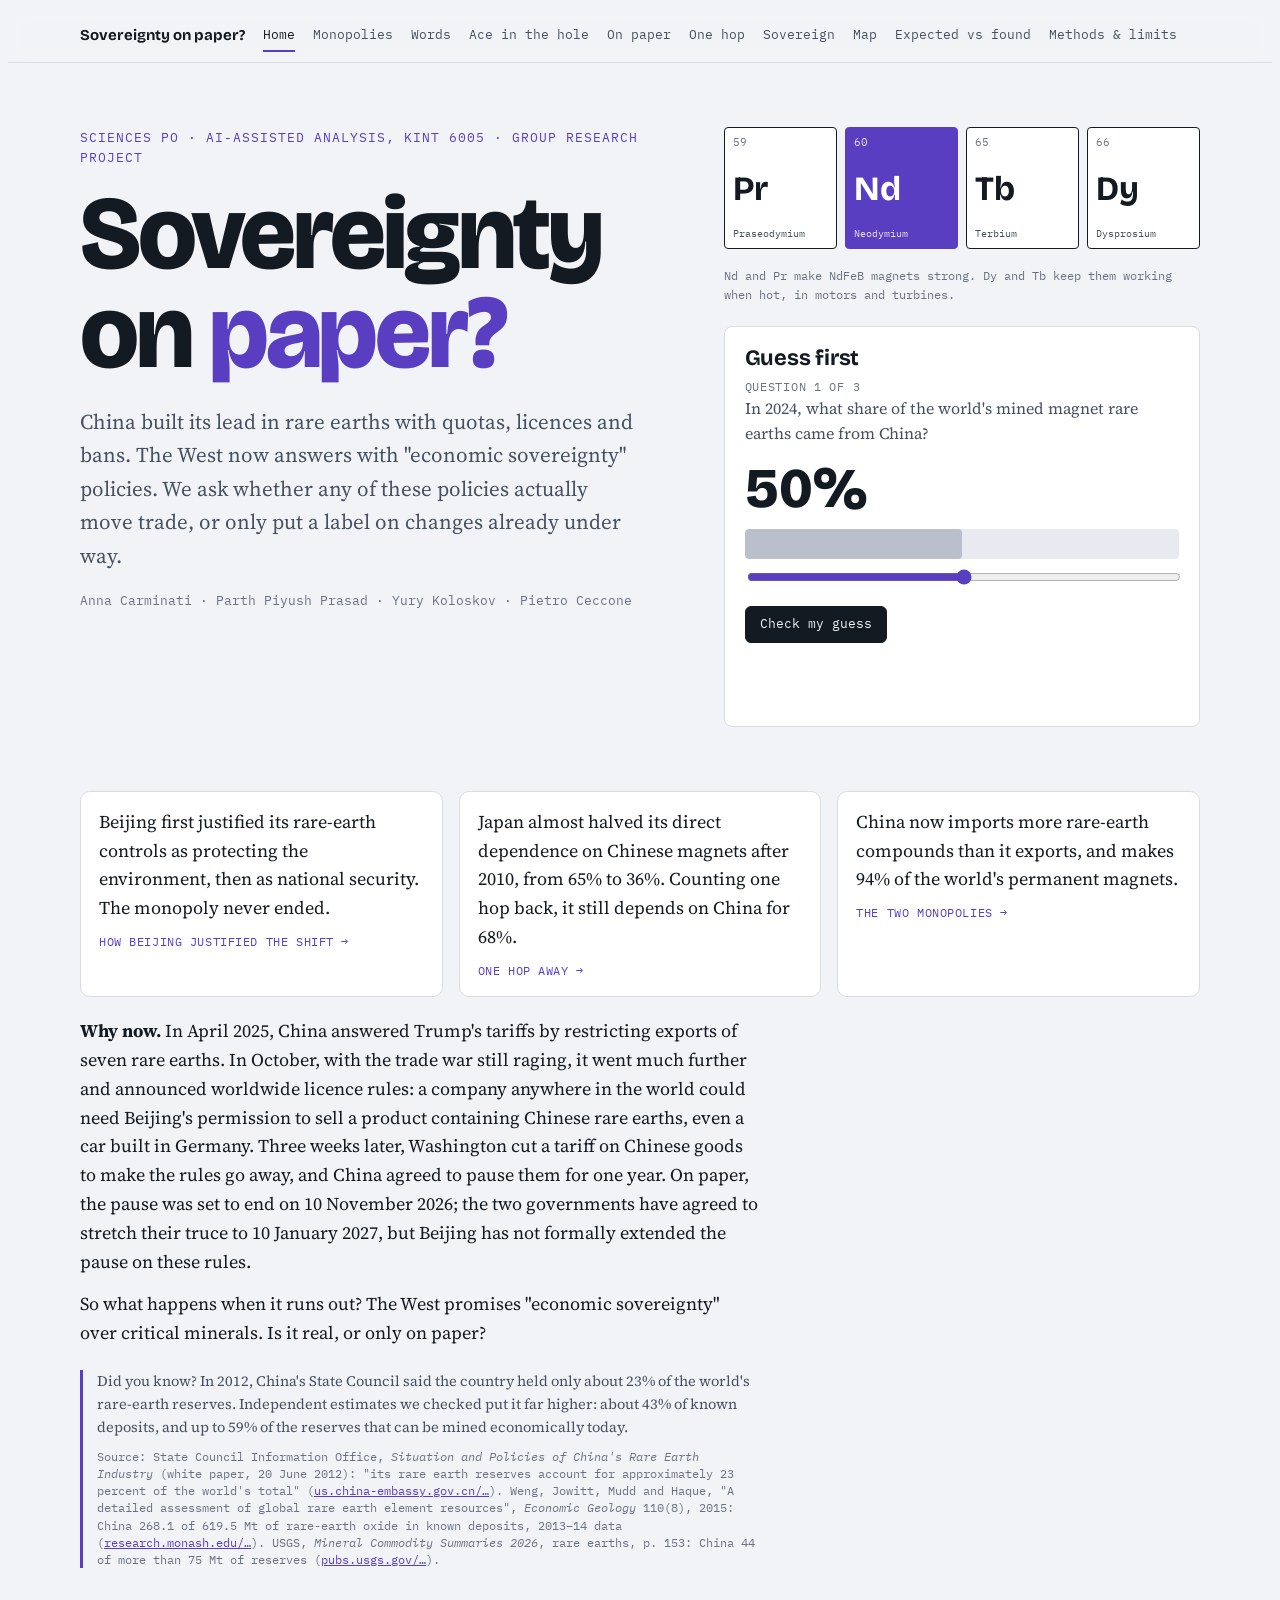
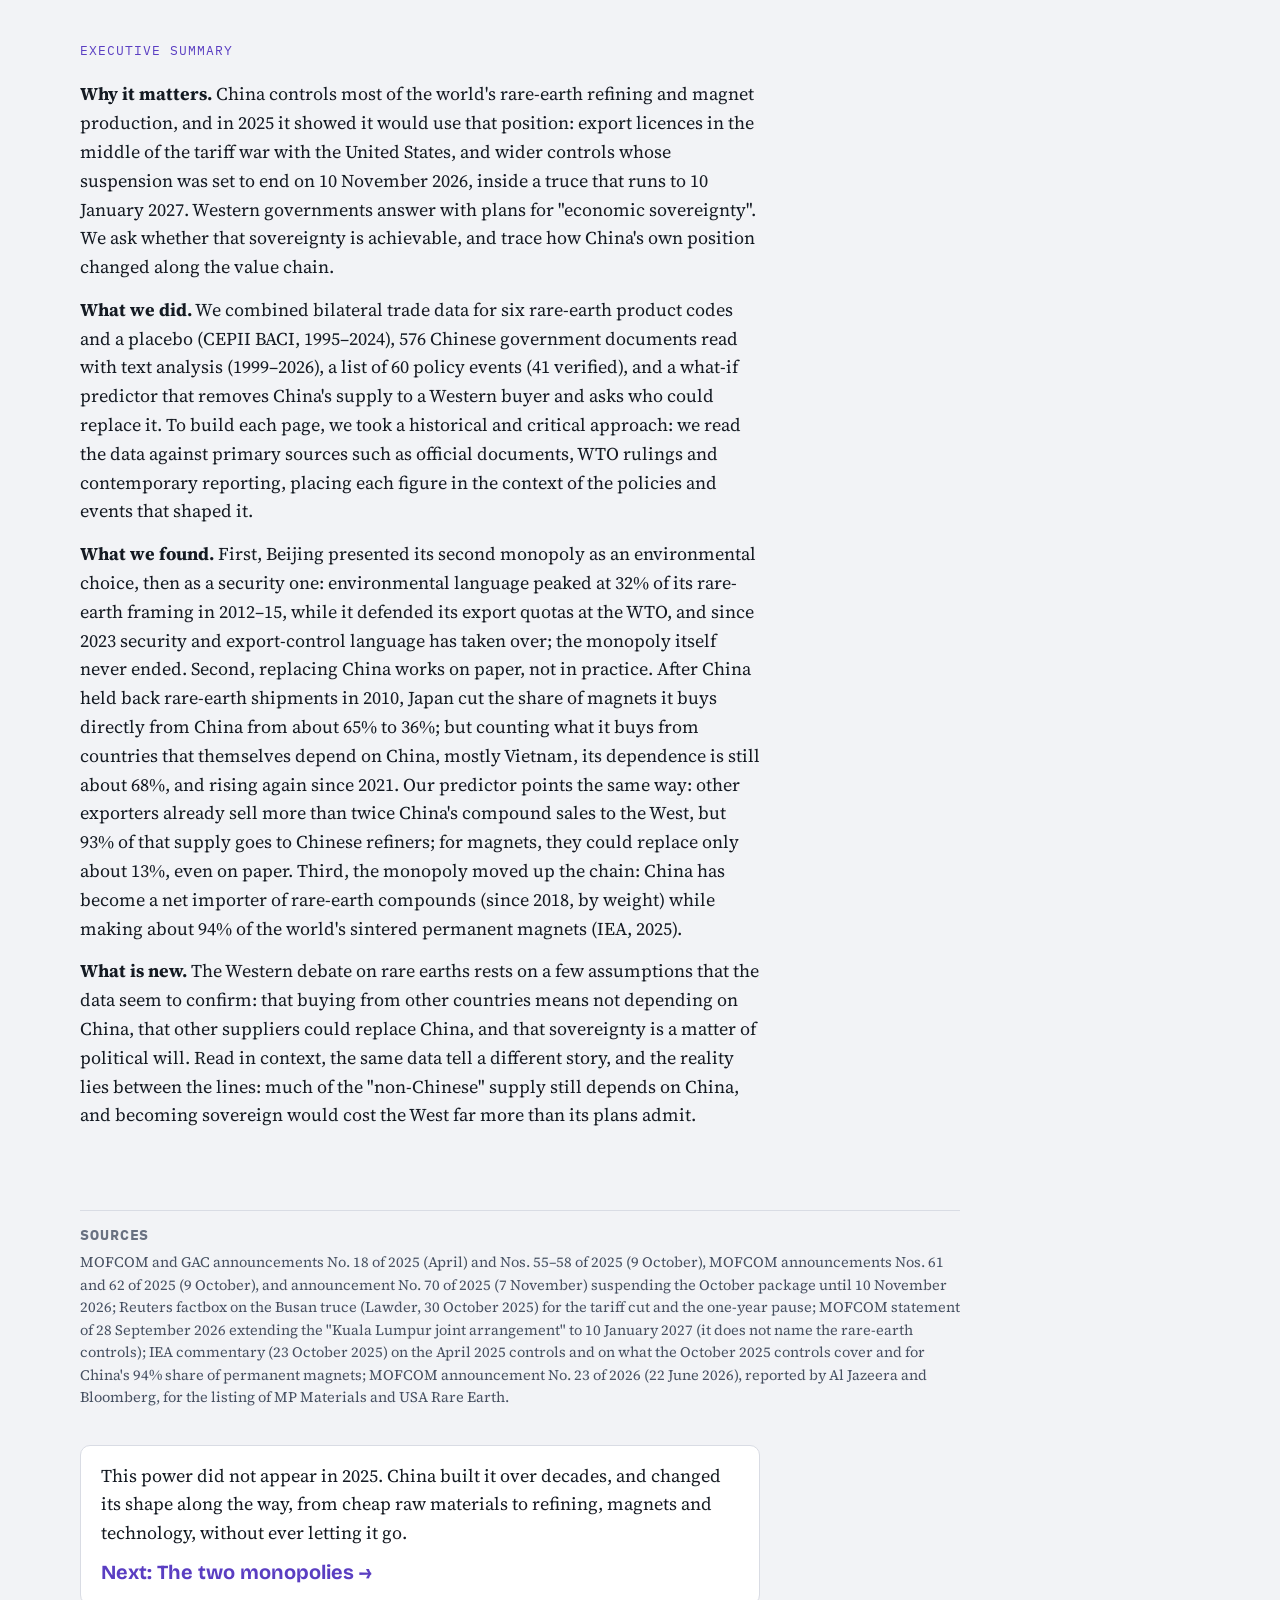
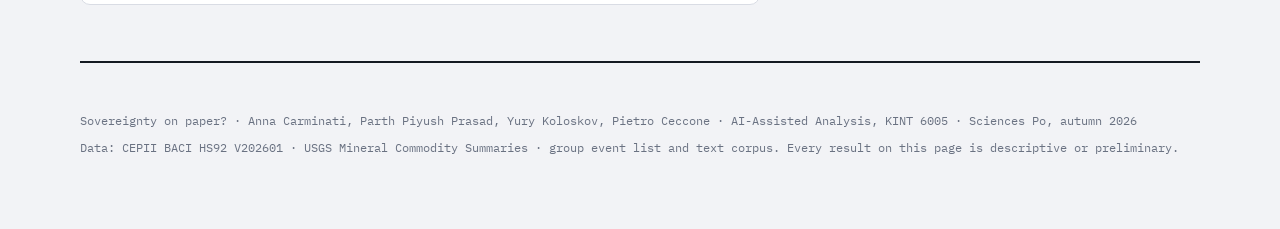
<file: index.html>
<!doctype html>
<html lang="en">
<head>
<meta charset="utf-8">
<meta name="viewport" content="width=device-width, initial-scale=1, viewport-fit=cover">
<title>Sovereignty on paper? · KINT 6005</title>
<link rel="icon" href="data:,">
<link rel="preconnect" href="https://fonts.googleapis.com">
<link rel="preconnect" href="https://fonts.gstatic.com" crossorigin>
<link rel="stylesheet" href="https://fonts.googleapis.com/css2?family=Bricolage+Grotesque:opsz,wght@12..96,500;12..96,700;12..96,800&family=IBM+Plex+Mono:wght@400;500;600&family=Source+Serif+4:ital,opsz,wght@0,8..60,400;0,8..60,600;1,8..60,400&display=swap">
<link rel="stylesheet" href="assets/style.css">
</head>
<body>
<nav class="nav" aria-label="Pages"><div class="nav-in"><b>Sovereignty on paper?</b><a href="index.html" class="on" aria-current="page">Home</a><a href="monopolies.html">Monopolies</a><a href="words.html">Words</a><a href="ace.html">Ace in the hole</a><a href="paper.html">On paper</a><a href="hops.html">One hop</a><a href="sovereign.html">Sovereign</a><a href="map.html">Map</a><a href="found.html">Expected vs found</a><a href="methods.html">Methods & limits</a></div></nav>

<main class="wrap">


<header class="hero">
  <div>
    <p class="eyebrow">Sciences Po · AI-Assisted Analysis, KINT 6005 · group research project</p>
    <h1 style="margin-top:18px">Sovereignty<br>on <em>paper?</em></h1>
    <p class="dek">China built its lead in rare earths with quotas, licences and bans. The West now answers with "economic sovereignty" policies. We ask whether any of these policies actually move trade, or only put a label on changes already under way.</p>
    <p class="by">Anna Carminati · Parth Piyush Prasad · Yury Koloskov · Pietro Ceccone</p>
  </div>
  <div>
    <div class="tiles" aria-label="The four rare earths in a high-performance magnet">
      <div class="el"><span class="z">59</span><span class="sym">Pr</span><span class="nm">Praseodymium</span></div>
      <div class="el nd"><span class="z">60</span><span class="sym">Nd</span><span class="nm">Neodymium</span></div>
      <div class="el"><span class="z">65</span><span class="sym">Tb</span><span class="nm">Terbium</span></div>
      <div class="el"><span class="z">66</span><span class="sym">Dy</span><span class="nm">Dysprosium</span></div>
    </div>
    <p class="tilecap">Nd and Pr make NdFeB magnets strong. Dy and Tb keep them working when hot, in motors and turbines.</p>
    <div class="panel guess quiz" id="quiz"><h3>Guess first</h3><p class="qn" id="qn"></p><p class="gq" id="qq"></p><div style="display:flex;align-items:end;gap:16px"><span class="gval" id="qval">50%</span></div><div class="gbar" aria-hidden="true"><div class="you" id="qyou"></div><div class="truth" id="qtruth" hidden></div></div><input type="range" id="qin" min="0" max="100" value="50" aria-label="Your guess, percent"><div style="display:flex;gap:10px;margin-top:12px"><button class="btn" id="qcheck">Check my guess</button><button class="btn" id="qnext" hidden>Next question</button><button class="btn ghost" id="qreset" hidden>Start again</button></div><p class="gres" id="qres" aria-live="polite"></p><div class="reveal" id="reveal" hidden><p class="big"><b>94%.</b> Almost every powerful magnet in the world, the kind inside electric cars, wind turbines and fighter jets, is made in China.</p><p>And China holds only about 43% of the world's known rare-earth deposits. Geological conditions alone do not explain this. China's rare-earth strategy does.</p></div><p class="src" id="qsrc" hidden>Quiz source: IEA commentary "With new export controls on critical minerals, supply concentration risks become reality" (23 October 2025), 2024 data for all three answers; Weng, Jowitt, Mudd and Haque, "A detailed assessment of global rare earth element resources", <i>Economic Geology</i> 110(8), 2015, for the 43% of known deposits.</p></div>
  </div>
</header>
<div class="cards3"><a href="words.html"><p>Beijing first justified its rare-earth controls as protecting the environment, then as national security. The monopoly never ended.</p><small>How Beijing justified the shift →</small></a><a href="hops.html"><p>Japan almost halved its direct dependence on Chinese magnets after 2010, from 65% to 36%. Counting one hop back, it still depends on China for 68%.</p><small>One hop away →</small></a><a href="monopolies.html"><p>China now imports more rare-earth compounds than it exports, and makes 94% of the world's permanent magnets.</p><small>The two monopolies →</small></a></div>
<div class="col pagetext"><p><b>Why now.</b> In April 2025, China answered Trump's tariffs by restricting exports of seven rare earths. In October, with the trade war still raging, it went much further and announced worldwide licence rules: a company anywhere in the world could need Beijing's permission to sell a product containing Chinese rare earths, even a car built in Germany. Three weeks later, Washington cut a tariff on Chinese goods to make the rules go away, and China agreed to pause them for one year. On paper, the pause was set to end on 10 November 2026; the two governments have agreed to stretch their truce to 10 January 2027, but Beijing has not formally extended the pause on these rules.</p><p>So what happens when it runs out? The West promises "economic sovereignty" over critical minerals. Is it real, or only on paper?</p></div>
<aside class="curio"><p>Did you know? In 2012, China's State Council said the country held only about 23% of the world's rare-earth reserves. Independent estimates we checked put it far higher: about 43% of known deposits, and up to 59% of the reserves that can be mined economically today.</p><p class="src">Source: State Council Information Office, <i>Situation and Policies of China's Rare Earth Industry</i> (white paper, 20 June 2012): "its rare earth reserves account for approximately 23 percent of the world's total" (<a href="https://us.china-embassy.gov.cn/eng/zt/bps/201206/t20120621_4911405.htm" target="_blank" rel="noopener">us.china-embassy.gov.cn/…</a>). Weng, Jowitt, Mudd and Haque, "A detailed assessment of global rare earth element resources", <i>Economic Geology</i> 110(8), 2015: China 268.1 of 619.5 Mt of rare-earth oxide in known deposits, 2013–14 data (<a href="https://research.monash.edu/en/publications/a-detailed-assessment-of-global-rare-earth-element-resources-oppo/" target="_blank" rel="noopener">research.monash.edu/…</a>). USGS, <i>Mineral Commodity Summaries 2026</i>, rare earths, p. 153: China 44 of more than 75 Mt of reserves (<a href="https://pubs.usgs.gov/periodicals/mcs2026/mcs2026-rare-earths.pdf" target="_blank" rel="noopener">pubs.usgs.gov/…</a>).</p></aside>
<section id="summary"><p class="eyebrow">Executive summary</p><div class="col pagetext"><p><b>Why it matters.</b> China controls most of the world's rare-earth refining and magnet production, and in 2025 it showed it would use that position: export licences in the middle of the tariff war with the United States, and wider controls whose suspension was set to end on 10 November 2026, inside a truce that runs to 10 January 2027. Western governments answer with plans for "economic sovereignty". We ask whether that sovereignty is achievable, and trace how China's own position changed along the value chain.</p><p><b>What we did.</b> We combined bilateral trade data for six rare-earth product codes and a placebo (CEPII BACI, 1995–2024), 576 Chinese government documents read with text analysis (1999–2026), a list of 60 policy events (41 verified), and a what-if predictor that removes China's supply to a Western buyer and asks who could replace it. To build each page, we took a historical and critical approach: we read the data against primary sources such as official documents, WTO rulings and contemporary reporting, placing each figure in the context of the policies and events that shaped it.</p><p><b>What we found.</b> First, Beijing presented its second monopoly as an environmental choice, then as a security one: environmental language peaked at 32% of its rare-earth framing in 2012–15, while it defended its export quotas at the WTO, and since 2023 security and export-control language has taken over; the monopoly itself never ended. Second, replacing China works on paper, not in practice. After China held back rare-earth shipments in 2010, Japan cut the share of magnets it buys directly from China from about 65% to 36%; but counting what it buys from countries that themselves depend on China, mostly Vietnam, its dependence is still about 68%, and rising again since 2021. Our predictor points the same way: other exporters already sell more than twice China's compound sales to the West, but 93% of that supply goes to Chinese refiners; for magnets, they could replace only about 13%, even on paper. Third, the monopoly moved up the chain: China has become a net importer of rare-earth compounds (since 2018, by weight) while making about 94% of the world's sintered permanent magnets (IEA, 2025).</p><p><b>What is new.</b> The Western debate on rare earths rests on a few assumptions that the data seem to confirm: that buying from other countries means not depending on China, that other suppliers could replace China, and that sovereignty is a matter of political will. Read in context, the same data tell a different story, and the reality lies between the lines: much of the "non-Chinese" supply still depends on China, and becoming sovereign would cost the West far more than its plans admit.</p></div></section>
<aside class="sources"><h3>Sources</h3><p>MOFCOM and GAC announcements No. 18 of 2025 (April) and Nos. 55–58 of 2025 (9 October), MOFCOM announcements Nos. 61 and 62 of 2025 (9 October), and announcement No. 70 of 2025 (7 November) suspending the October package until 10 November 2026; Reuters factbox on the Busan truce (Lawder, 30 October 2025) for the tariff cut and the one-year pause; MOFCOM statement of 28 September 2026 extending the "Kuala Lumpur joint arrangement" to 10 January 2027 (it does not name the rare-earth controls); IEA commentary (23 October 2025) on the April 2025 controls and on what the October 2025 controls cover and for China's 94% share of permanent magnets; MOFCOM announcement No. 23 of 2026 (22 June 2026), reported by Al Jazeera and Bloomberg, for the listing of MP Materials and USA Rare Earth.</p></aside><p class="nextwrap"><a class="next" href="monopolies.html">This power did not appear in 2025. China built it over decades, and changed its shape along the way, from cheap raw materials to refining, magnets and technology, without ever letting it go.<b>Next: The two monopolies →</b></a></p>
<footer class="end">
  <span>Sovereignty on paper? · Anna Carminati, Parth Piyush Prasad, Yury Koloskov, Pietro Ceccone · AI-Assisted Analysis, KINT 6005 · Sciences Po, autumn 2026</span>
  <span>Data: CEPII BACI HS92 V202601 · USGS Mineral Commodity Summaries · group event list and text corpus. Every result on this page is descriptive or preliminary.</span>
</footer>
</main>
<div id="tip" role="tooltip"></div>

<script src="assets/main.js"></script>
<script>
const QS = [["In 2024, what share of the world's mined magnet rare earths came from China?", 60], ["What share of those rare earths did China separate and refine?", 91], ["And what share of the world's permanent magnets did China make?", 94]];
(function(){
  const $ = s => document.querySelector(s);
  let i = 0;
  const upd = () => { $("#qval").textContent = $("#qin").value + "%"; $("#qyou").style.width = $("#qin").value + "%"; };
  function show(){
    $("#qn").textContent = "Question " + (i+1) + " of 3"; $("#qq").textContent = QS[i][0];
    $("#qin").disabled = false; $("#qin").value = 50; $("#qtruth").hidden = true; $("#qres").textContent = "";
    $("#qcheck").hidden = false; $("#qnext").hidden = true; $("#qreset").hidden = true; upd();
  }
  $("#qin").addEventListener("input", upd);
  $("#qcheck").addEventListener("click", () => {
    const g = +$("#qin").value, T = QS[i][1];
    $("#qtruth").hidden = false; $("#qtruth").style.left = "calc(" + T + "% - 1.5px)";
    $("#qval").innerHTML = g + "% <span style='font-size:20px;color:var(--cn)'>vs about " + T + "%</span>";
    $("#qres").innerHTML = "You said <b>" + g + "%</b>. The answer: <b>about " + T + "%</b>.";
    $("#qin").disabled = true; $("#qcheck").hidden = true;
    if (i < 2) $("#qnext").hidden = false;
    else { $("#reveal").hidden = false; $("#qsrc").hidden = false; $("#qreset").hidden = false; }
  });
  $("#qnext").addEventListener("click", () => { i++; show(); });
  $("#qreset").addEventListener("click", () => { i = 0; $("#reveal").hidden = true; $("#qsrc").hidden = true; show(); });
  show();
})();
</script>
</body>
</html>
</file>
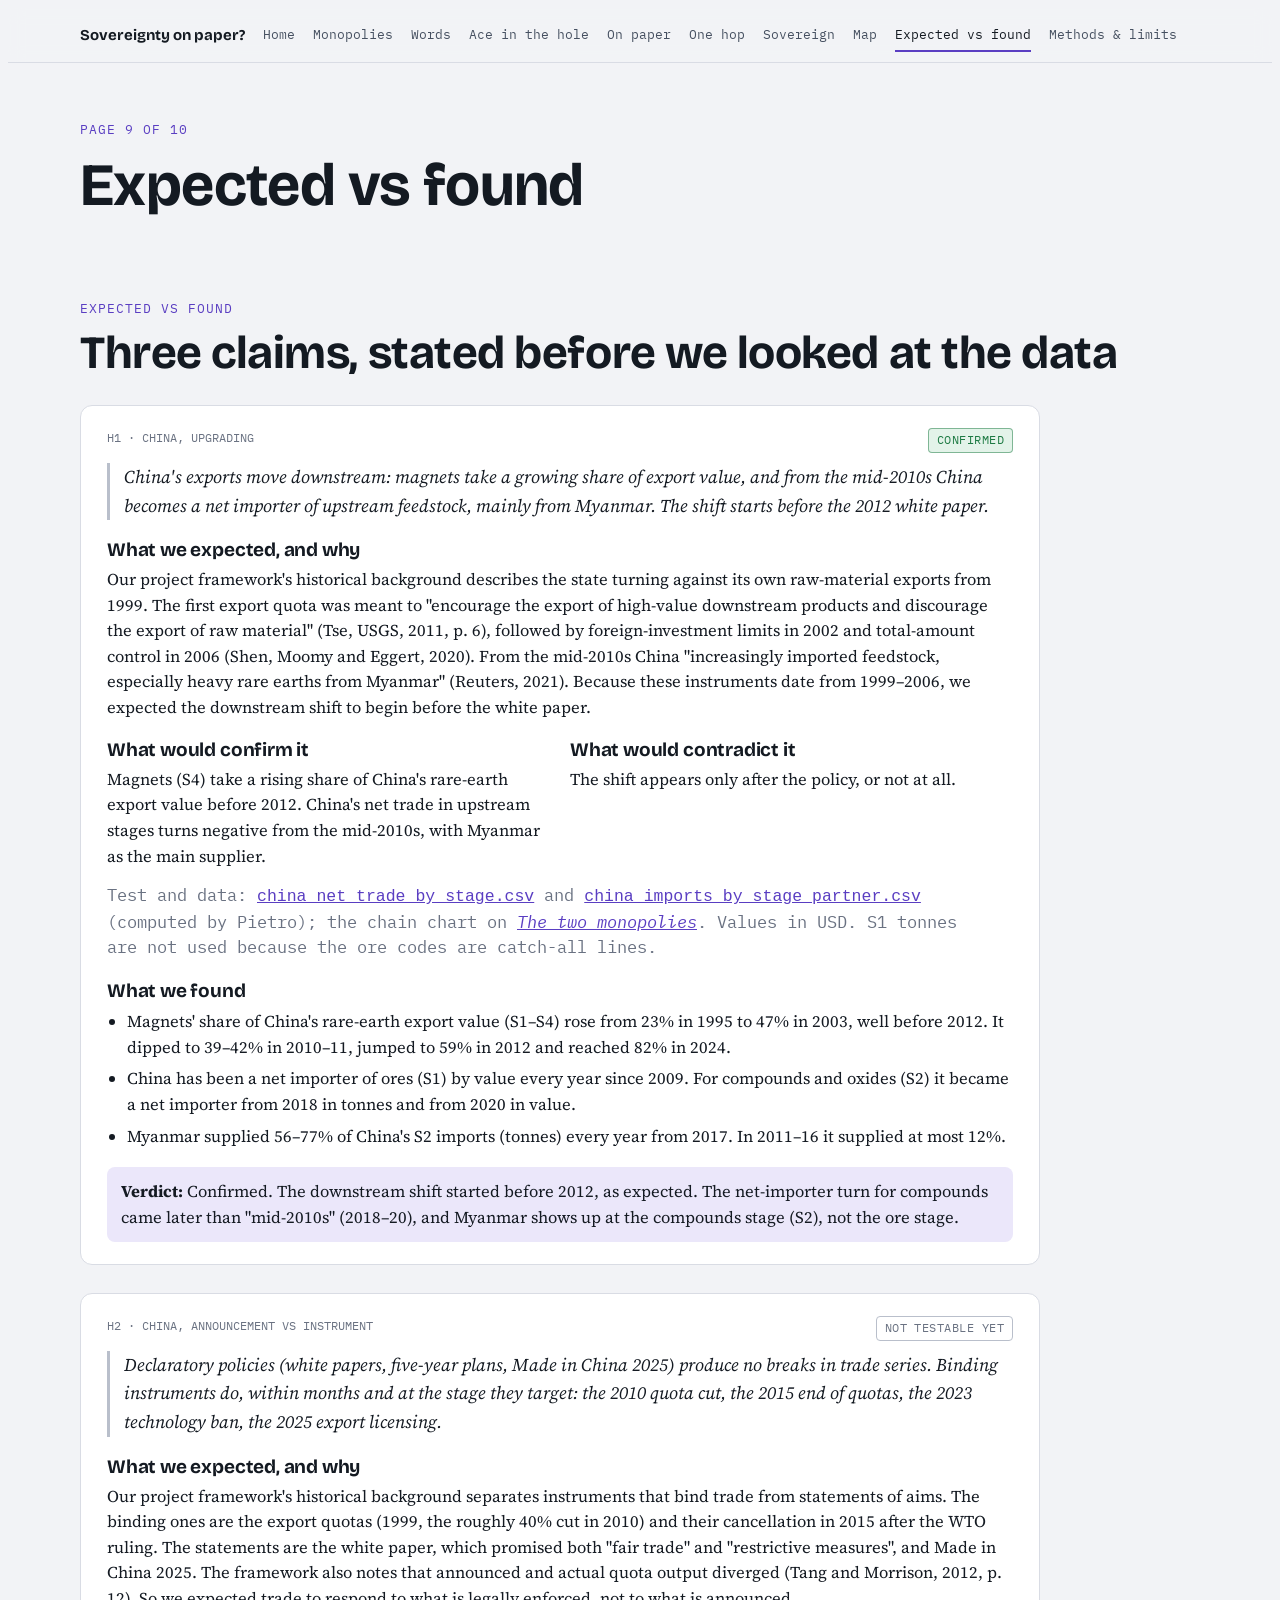
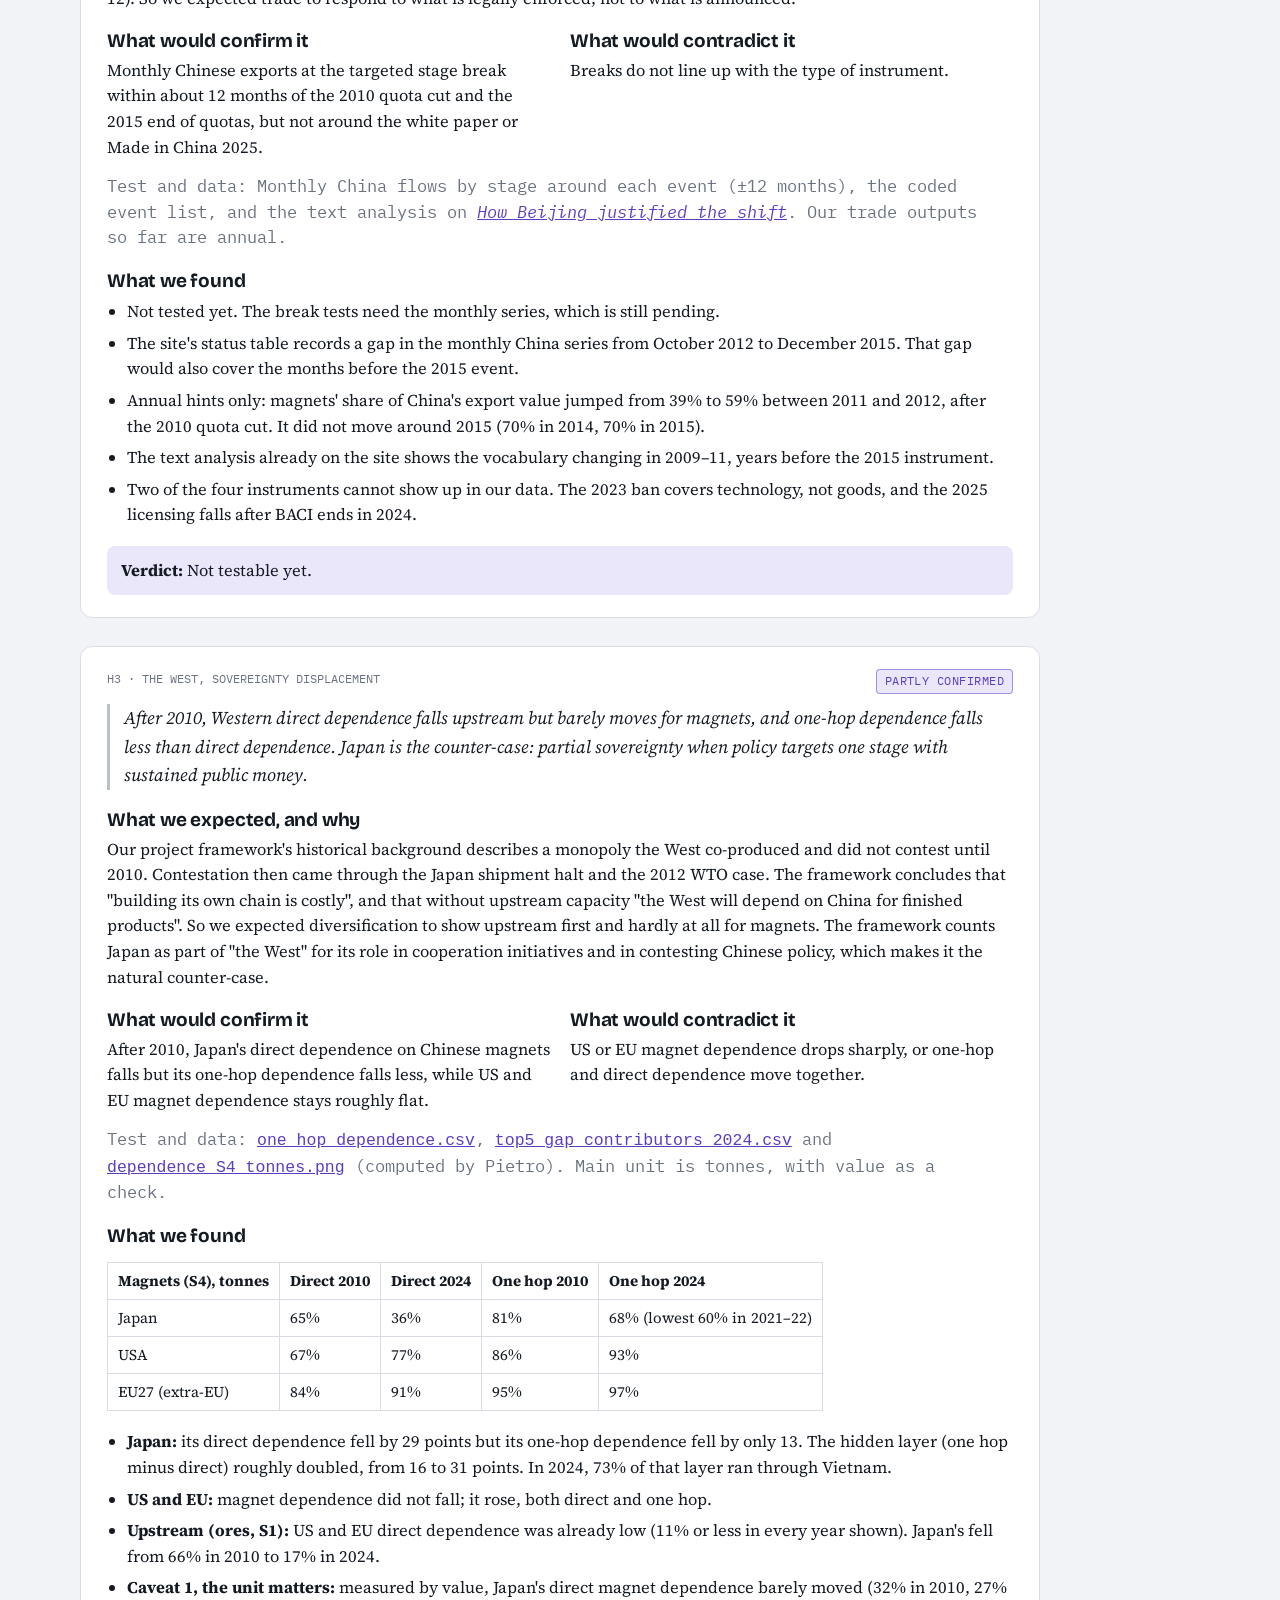
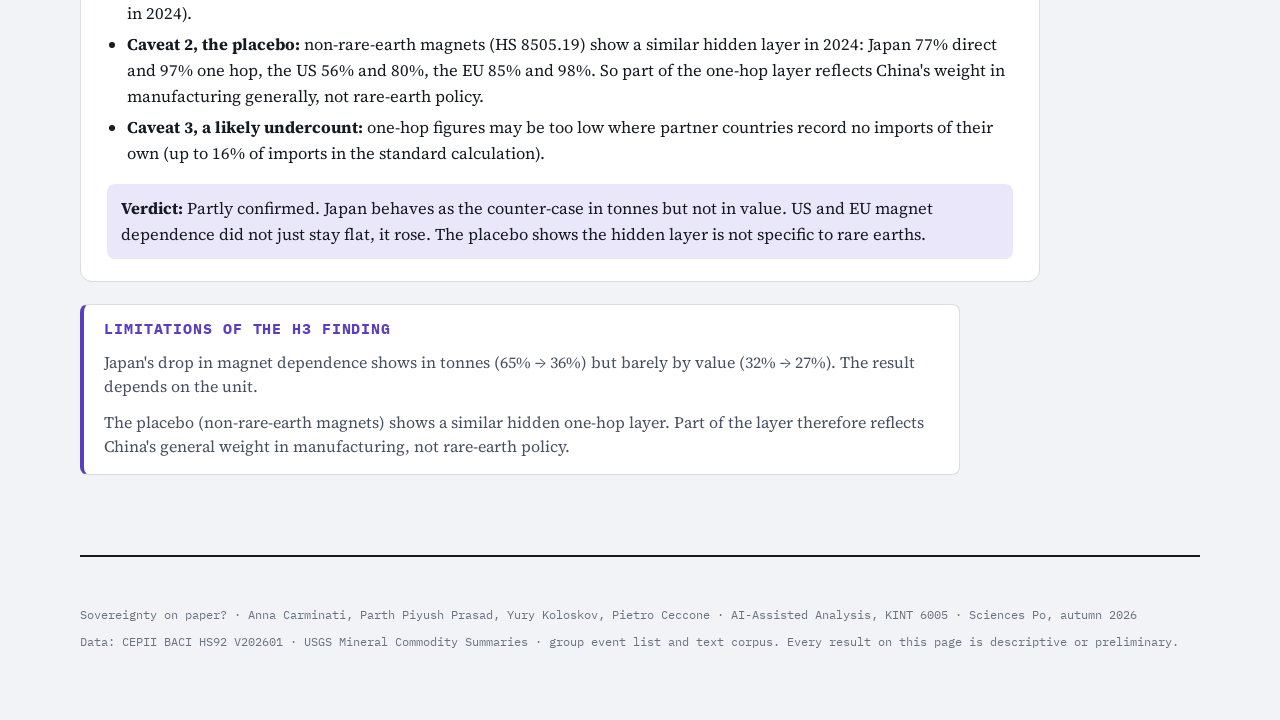
<file: found.html>
<!doctype html>
<html lang="en">
<head>
<meta charset="utf-8">
<meta name="viewport" content="width=device-width, initial-scale=1, viewport-fit=cover">
<title>Expected vs found · Sovereignty on paper? · KINT 6005</title>
<link rel="icon" href="data:,">
<link rel="preconnect" href="https://fonts.googleapis.com">
<link rel="preconnect" href="https://fonts.gstatic.com" crossorigin>
<link rel="stylesheet" href="https://fonts.googleapis.com/css2?family=Bricolage+Grotesque:opsz,wght@12..96,500;12..96,700;12..96,800&family=IBM+Plex+Mono:wght@400;500;600&family=Source+Serif+4:ital,opsz,wght@0,8..60,400;0,8..60,600;1,8..60,400&display=swap">
<link rel="stylesheet" href="assets/style.css">
</head>
<body>
<nav class="nav" aria-label="Pages"><div class="nav-in"><b>Sovereignty on paper?</b><a href="index.html">Home</a><a href="monopolies.html">Monopolies</a><a href="words.html">Words</a><a href="ace.html">Ace in the hole</a><a href="paper.html">On paper</a><a href="hops.html">One hop</a><a href="sovereign.html">Sovereign</a><a href="map.html">Map</a><a href="found.html" class="on" aria-current="page">Expected vs found</a><a href="methods.html">Methods & limits</a></div></nav>

<main class="wrap">

<header class="pagehead"><p class="eyebrow">Page 9 of 10</p><h1>Expected vs found</h1></header>
<section id="found"><p class="eyebrow">Expected vs found</p><h2>Three claims, stated before we looked at the data</h2><article class="hypcard"><div class="who"><span>H1 · China, Upgrading</span><span class="tag ok">Confirmed</span></div><blockquote class="hyptext">China's exports move downstream: magnets take a growing share of export value, and from the mid-2010s China becomes a net importer of upstream feedstock, mainly from Myanmar. The shift starts before the 2012 white paper.</blockquote><h3>What we expected, and why</h3><p>Our project framework's historical background describes the state turning against its own raw-material exports from 1999. The first export quota was meant to "encourage the export of high-value downstream products and discourage the export of raw material" (Tse, USGS, 2011, p. 6), followed by foreign-investment limits in 2002 and total-amount control in 2006 (Shen, Moomy and Eggert, 2020). From the mid-2010s China "increasingly imported feedstock, especially heavy rare earths from Myanmar" (Reuters, 2021). Because these instruments date from 1999–2006, we expected the downstream shift to begin before the white paper.</p><div class="pair"><div><h3>What would confirm it</h3><p>Magnets (S4) take a rising share of China's rare-earth export value before 2012. China's net trade in upstream stages turns negative from the mid-2010s, with Myanmar as the main supplier.</p></div><div><h3>What would contradict it</h3><p>The shift appears only after the policy, or not at all.</p></div></div><p class="src">Test and data: <a href="data/china_net_trade_by_stage.csv"><code>china_net_trade_by_stage.csv</code></a> and <a href="data/china_imports_by_stage_partner.csv"><code>china_imports_by_stage_partner.csv</code></a> (computed by Pietro); the chain chart on <a href="monopolies.html"><i>The two monopolies</i></a>. Values in USD. S1 tonnes are not used because the ore codes are catch-all lines.</p><h3>What we found</h3><ul><li>Magnets' share of China's rare-earth export value (S1–S4) rose from 23% in 1995 to 47% in 2003, well before 2012. It dipped to 39–42% in 2010–11, jumped to 59% in 2012 and reached 82% in 2024.</li><li>China has been a net importer of ores (S1) by value every year since 2009. For compounds and oxides (S2) it became a net importer from 2018 in tonnes and from 2020 in value.</li><li>Myanmar supplied 56–77% of China's S2 imports (tonnes) every year from 2017. In 2011–16 it supplied at most 12%.</li></ul><p class="verdict"><b>Verdict:</b> Confirmed. The downstream shift started before 2012, as expected. The net-importer turn for compounds came later than "mid-2010s" (2018–20), and Myanmar shows up at the compounds stage (S2), not the ore stage.</p></article><article class="hypcard"><div class="who"><span>H2 · China, Announcement vs instrument</span><span class="tag pend">Not testable yet</span></div><blockquote class="hyptext">Declaratory policies (white papers, five-year plans, Made in China 2025) produce no breaks in trade series. Binding instruments do, within months and at the stage they target: the 2010 quota cut, the 2015 end of quotas, the 2023 technology ban, the 2025 export licensing.</blockquote><h3>What we expected, and why</h3><p>Our project framework's historical background separates instruments that bind trade from statements of aims. The binding ones are the export quotas (1999, the roughly 40% cut in 2010) and their cancellation in 2015 after the WTO ruling. The statements are the white paper, which promised both "fair trade" and "restrictive measures", and Made in China 2025. The framework also notes that announced and actual quota output diverged (Tang and Morrison, 2012, p. 12). So we expected trade to respond to what is legally enforced, not to what is announced.</p><div class="pair"><div><h3>What would confirm it</h3><p>Monthly Chinese exports at the targeted stage break within about 12 months of the 2010 quota cut and the 2015 end of quotas, but not around the white paper or Made in China 2025.</p></div><div><h3>What would contradict it</h3><p>Breaks do not line up with the type of instrument.</p></div></div><p class="src">Test and data: Monthly China flows by stage around each event (±12 months), the coded event list, and the text analysis on <a href="words.html"><i>How Beijing justified the shift</i></a>. Our trade outputs so far are annual.</p><h3>What we found</h3><ul><li>Not tested yet. The break tests need the monthly series, which is still pending.</li><li>The site's status table records a gap in the monthly China series from October 2012 to December 2015. That gap would also cover the months before the 2015 event.</li><li>Annual hints only: magnets' share of China's export value jumped from 39% to 59% between 2011 and 2012, after the 2010 quota cut. It did not move around 2015 (70% in 2014, 70% in 2015).</li><li>The text analysis already on the site shows the vocabulary changing in 2009–11, years before the 2015 instrument.</li><li>Two of the four instruments cannot show up in our data. The 2023 ban covers technology, not goods, and the 2025 licensing falls after BACI ends in 2024.</li></ul><p class="verdict"><b>Verdict:</b> Not testable yet.</p></article><article class="hypcard"><div class="who"><span>H3 · The West, Sovereignty displacement</span><span class="tag prelim">Partly confirmed</span></div><blockquote class="hyptext">After 2010, Western direct dependence falls upstream but barely moves for magnets, and one-hop dependence falls less than direct dependence. Japan is the counter-case: partial sovereignty when policy targets one stage with sustained public money.</blockquote><h3>What we expected, and why</h3><p>Our project framework's historical background describes a monopoly the West co-produced and did not contest until 2010. Contestation then came through the Japan shipment halt and the 2012 WTO case. The framework concludes that "building its own chain is costly", and that without upstream capacity "the West will depend on China for finished products". So we expected diversification to show upstream first and hardly at all for magnets. The framework counts Japan as part of "the West" for its role in cooperation initiatives and in contesting Chinese policy, which makes it the natural counter-case.</p><div class="pair"><div><h3>What would confirm it</h3><p>After 2010, Japan's direct dependence on Chinese magnets falls but its one-hop dependence falls less, while US and EU magnet dependence stays roughly flat.</p></div><div><h3>What would contradict it</h3><p>US or EU magnet dependence drops sharply, or one-hop and direct dependence move together.</p></div></div><p class="src">Test and data: <a href="data/one_hop_dependence.csv"><code>one_hop_dependence.csv</code></a>, <a href="data/top5_gap_contributors_2024.csv"><code>top5_gap_contributors_2024.csv</code></a> and <a href="img/dependence_S4_tonnes.png"><code>dependence_S4_tonnes.png</code></a> (computed by Pietro). Main unit is tonnes, with value as a check.</p><h3>What we found</h3><div class='scrollx'><table class='evtab'><thead><tr><th>Magnets (S4), tonnes</th><th>Direct 2010</th><th>Direct 2024</th><th>One hop 2010</th><th>One hop 2024</th></tr></thead><tbody><tr><td>Japan</td><td>65%</td><td>36%</td><td>81%</td><td>68% (lowest 60% in 2021–22)</td></tr><tr><td>USA</td><td>67%</td><td>77%</td><td>86%</td><td>93%</td></tr><tr><td>EU27 (extra-EU)</td><td>84%</td><td>91%</td><td>95%</td><td>97%</td></tr></tbody></table></div><ul><li><b>Japan:</b> its direct dependence fell by 29 points but its one-hop dependence fell by only 13. The hidden layer (one hop minus direct) roughly doubled, from 16 to 31 points. In 2024, 73% of that layer ran through Vietnam.</li><li><b>US and EU:</b> magnet dependence did not fall; it rose, both direct and one hop.</li><li><b>Upstream (ores, S1):</b> US and EU direct dependence was already low (11% or less in every year shown). Japan's fell from 66% in 2010 to 17% in 2024.</li><li><b>Caveat 1, the unit matters:</b> measured by value, Japan's direct magnet dependence barely moved (32% in 2010, 27% in 2024).</li><li><b>Caveat 2, the placebo:</b> non-rare-earth magnets (HS 8505.19) show a similar hidden layer in 2024: Japan 77% direct and 97% one hop, the US 56% and 80%, the EU 85% and 98%. So part of the one-hop layer reflects China's weight in manufacturing generally, not rare-earth policy.</li><li><b>Caveat 3, a likely undercount:</b> one-hop figures may be too low where partner countries record no imports of their own (up to 16% of imports in the standard calculation).</li></ul><p class="verdict"><b>Verdict:</b> Partly confirmed. Japan behaves as the counter-case in tonnes but not in value. US and EU magnet dependence did not just stay flat, it rose. The placebo shows the hidden layer is not specific to rare earths.</p></article><aside class="findings"><h3>Limitations of the H3 finding</h3><dl><dd>Japan's drop in magnet dependence shows in tonnes (65% → 36%) but barely by value (32% → 27%). The result depends on the unit.</dd><dd>The placebo (non-rare-earth magnets) shows a similar hidden one-hop layer. Part of the layer therefore reflects China's general weight in manufacturing, not rare-earth policy.</dd></dl></aside></section>

<footer class="end">
  <span>Sovereignty on paper? · Anna Carminati, Parth Piyush Prasad, Yury Koloskov, Pietro Ceccone · AI-Assisted Analysis, KINT 6005 · Sciences Po, autumn 2026</span>
  <span>Data: CEPII BACI HS92 V202601 · USGS Mineral Commodity Summaries · group event list and text corpus. Every result on this page is descriptive or preliminary.</span>
</footer>
</main>
<div id="tip" role="tooltip"></div>

<script src="assets/main.js"></script>
<script>

</script>
</body>
</html>
</file>
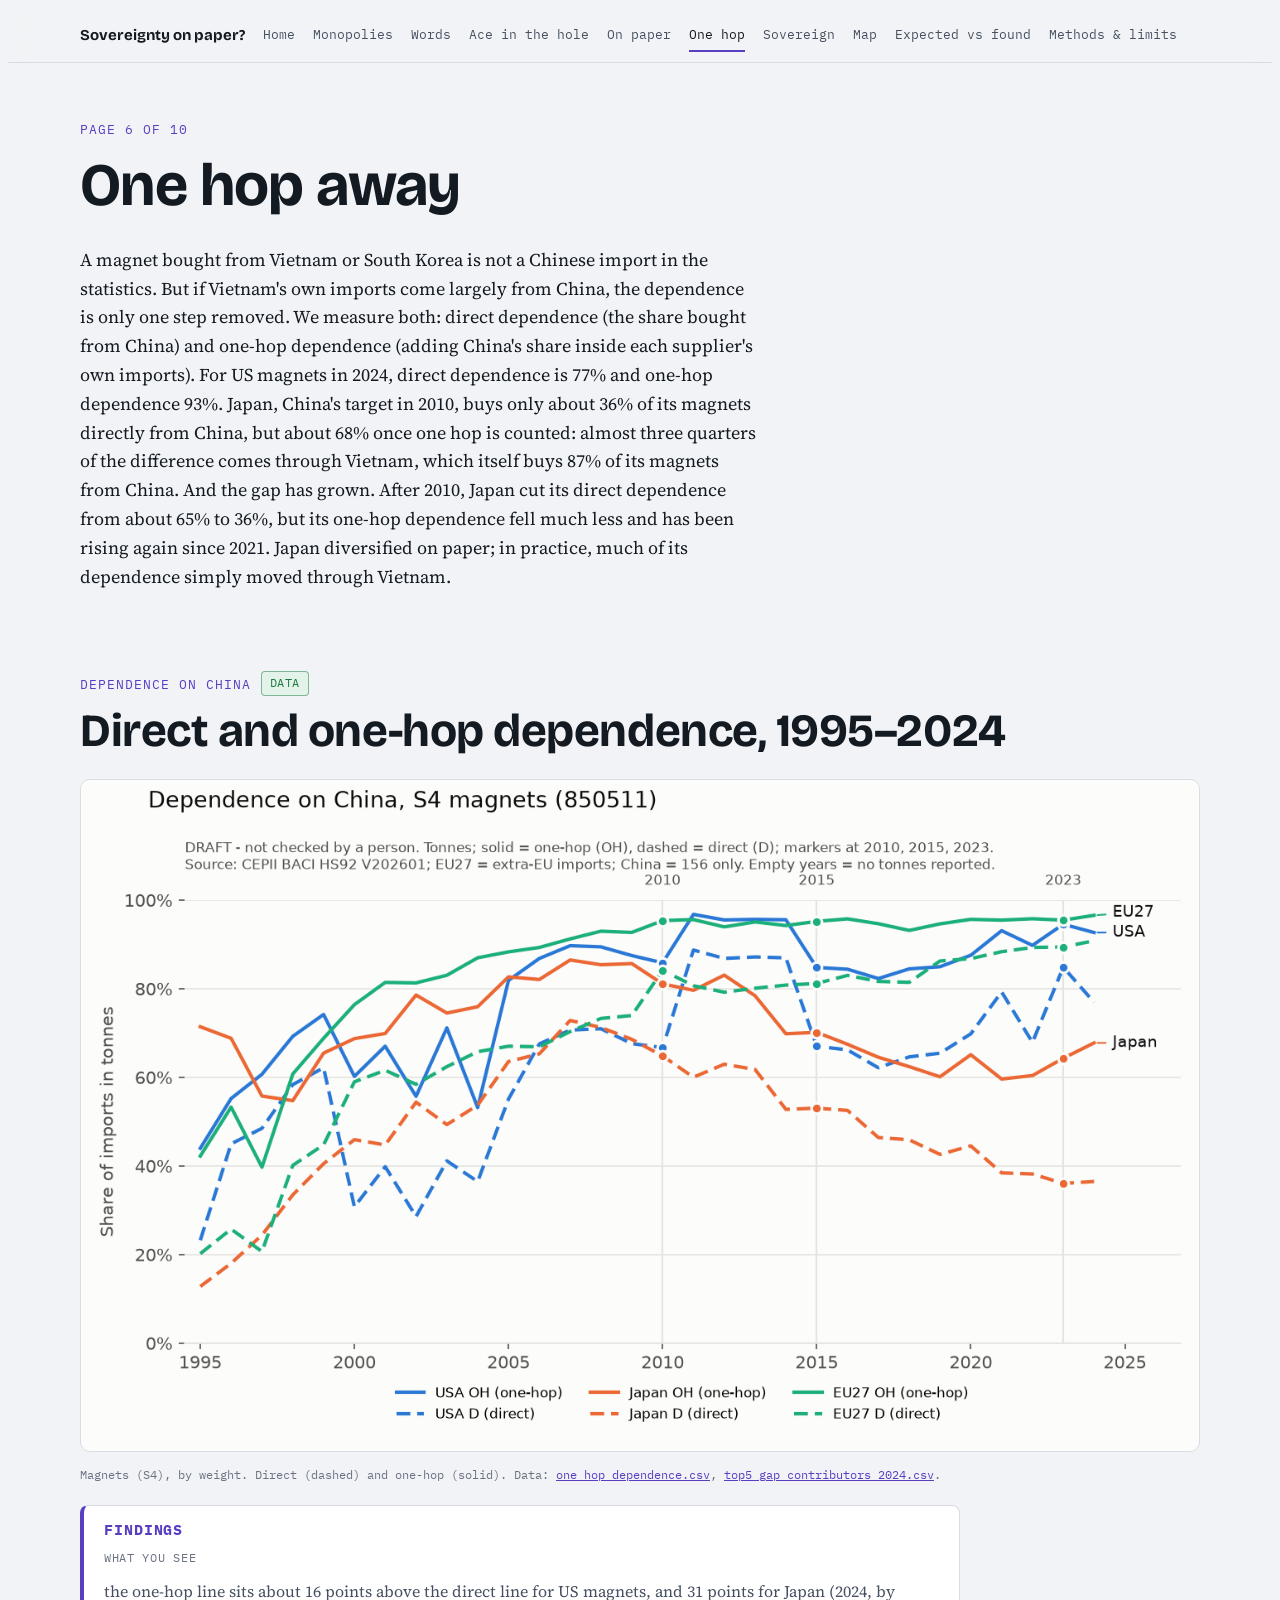
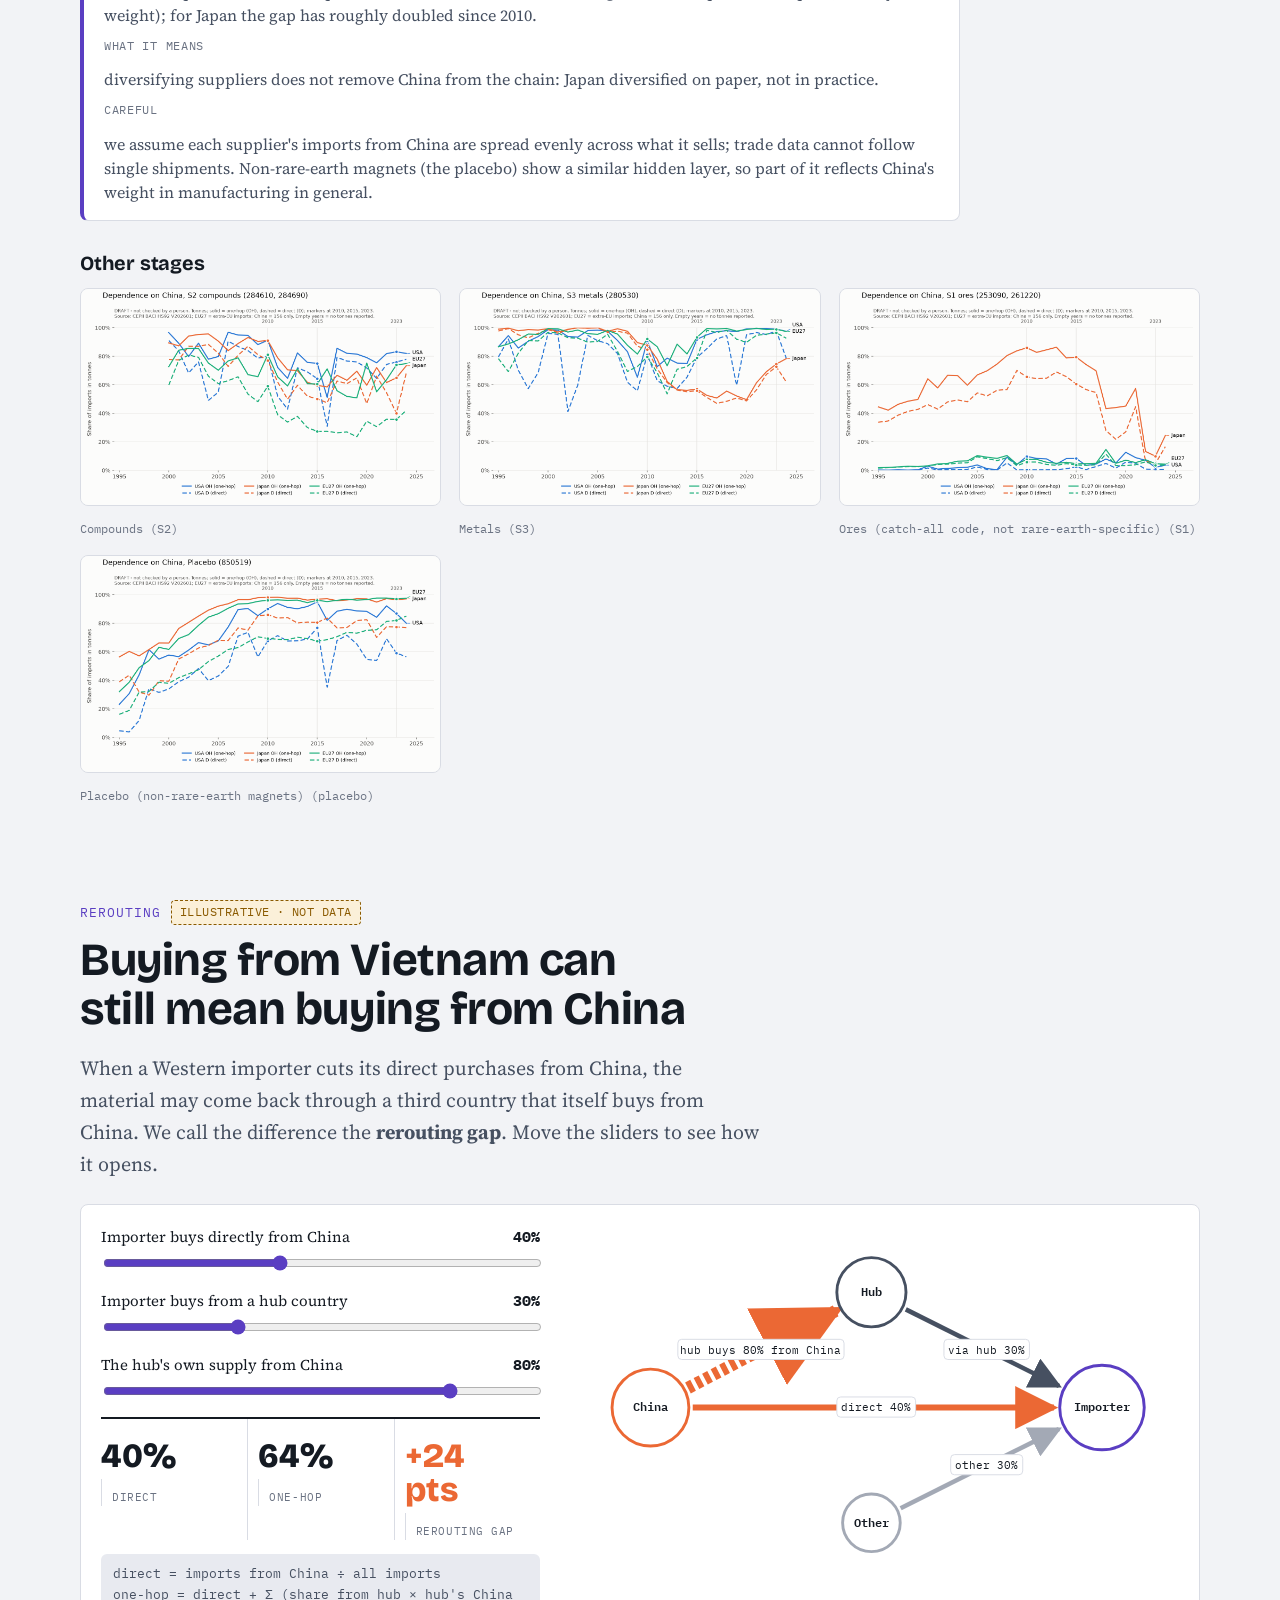
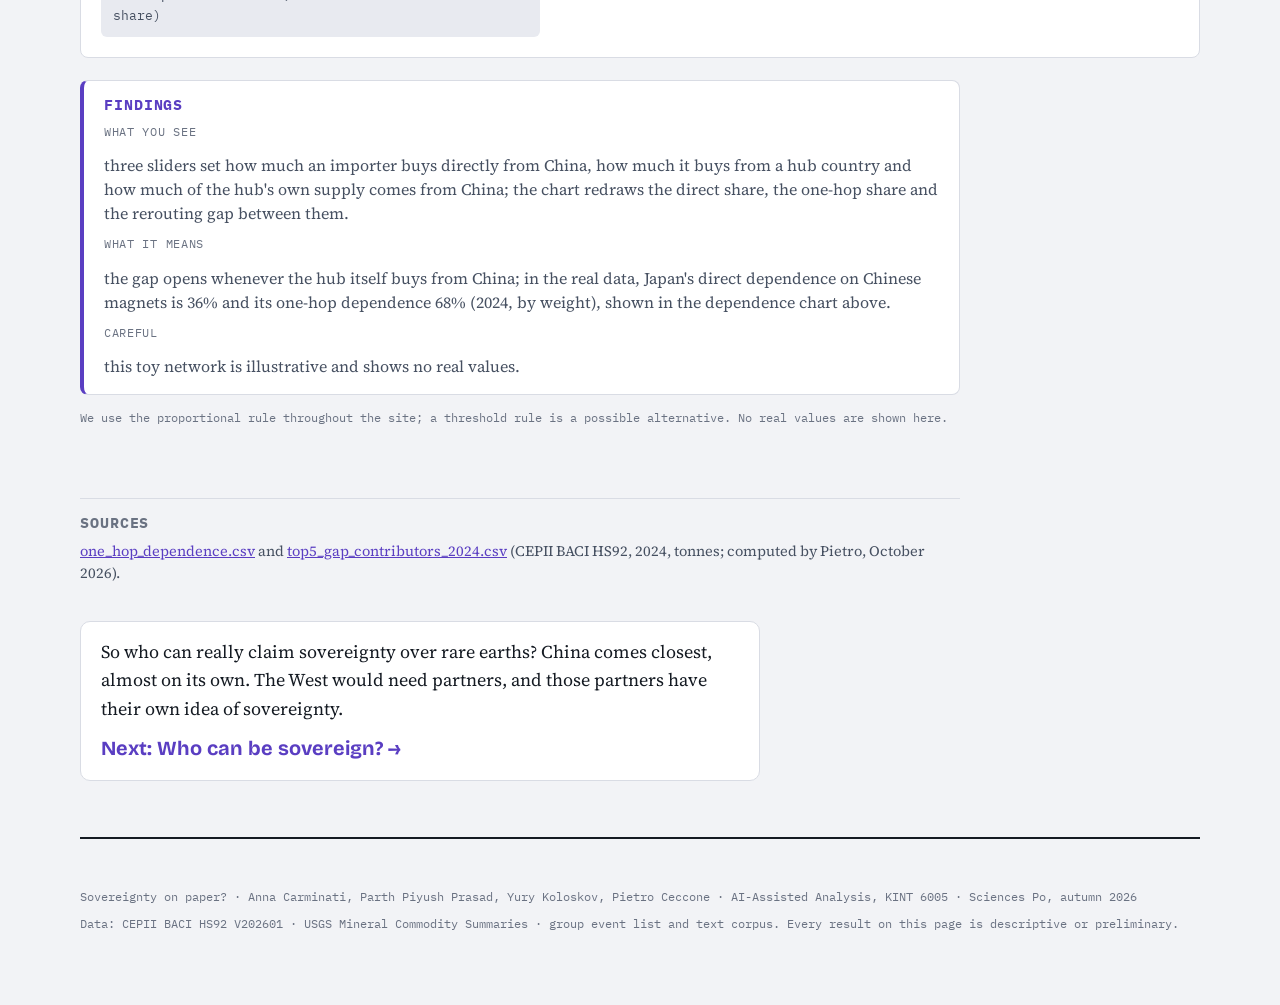
<file: hops.html>
<!doctype html>
<html lang="en">
<head>
<meta charset="utf-8">
<meta name="viewport" content="width=device-width, initial-scale=1, viewport-fit=cover">
<title>One hop away · Sovereignty on paper? · KINT 6005</title>
<link rel="icon" href="data:,">
<link rel="preconnect" href="https://fonts.googleapis.com">
<link rel="preconnect" href="https://fonts.gstatic.com" crossorigin>
<link rel="stylesheet" href="https://fonts.googleapis.com/css2?family=Bricolage+Grotesque:opsz,wght@12..96,500;12..96,700;12..96,800&family=IBM+Plex+Mono:wght@400;500;600&family=Source+Serif+4:ital,opsz,wght@0,8..60,400;0,8..60,600;1,8..60,400&display=swap">
<link rel="stylesheet" href="assets/style.css">
</head>
<body>
<nav class="nav" aria-label="Pages"><div class="nav-in"><b>Sovereignty on paper?</b><a href="index.html">Home</a><a href="monopolies.html">Monopolies</a><a href="words.html">Words</a><a href="ace.html">Ace in the hole</a><a href="paper.html">On paper</a><a href="hops.html" class="on" aria-current="page">One hop</a><a href="sovereign.html">Sovereign</a><a href="map.html">Map</a><a href="found.html">Expected vs found</a><a href="methods.html">Methods & limits</a></div></nav>

<main class="wrap">

<header class="pagehead"><p class="eyebrow">Page 6 of 10</p><h1>One hop away</h1></header>
<div class="col pagetext"><p>A magnet bought from Vietnam or South Korea is not a Chinese import in the statistics. But if Vietnam's own imports come largely from China, the dependence is only one step removed. We measure both: direct dependence (the share bought from China) and one-hop dependence (adding China's share inside each supplier's own imports). For US magnets in 2024, direct dependence is 77% and one-hop dependence 93%. Japan, China's target in 2010, buys only about 36% of its magnets directly from China, but about 68% once one hop is counted: almost three quarters of the difference comes through Vietnam, which itself buys 87% of its magnets from China. And the gap has grown. After 2010, Japan cut its direct dependence from about 65% to 36%, but its one-hop dependence fell much less and has been rising again since 2021. Japan diversified on paper; in practice, much of its dependence simply moved through Vietnam.</p></div>
<section id="dependence"><p class="eyebrow">Dependence on China <span class="tag ok">Data</span></p><h2>Direct and one-hop dependence, 1995–2024</h2><figure class="bigfig"><img src="img/dependence_S4_tonnes.png" alt="Dependence on China for magnets (HS 8505.11), direct and one-hop, USA, Japan and EU27, 1995-2024, by weight"><figcaption class="src">Magnets (S4), by weight. Direct (dashed) and one-hop (solid). Data: <a href="data/one_hop_dependence.csv">one_hop_dependence.csv</a>, <a href="data/top5_gap_contributors_2024.csv">top5_gap_contributors_2024.csv</a>.</figcaption></figure><aside class="findings"><h3>Findings</h3><dl><dt>What you see</dt><dd>the one-hop line sits about 16 points above the direct line for US magnets, and 31 points for Japan (2024, by weight); for Japan the gap has roughly doubled since 2010.</dd><dt>What it means</dt><dd>diversifying suppliers does not remove China from the chain: Japan diversified on paper, not in practice.</dd><dt>Careful</dt><dd>we assume each supplier's imports from China are spread evenly across what it sells; trade data cannot follow single shipments. Non-rare-earth magnets (the placebo) show a similar hidden layer, so part of it reflects China's weight in manufacturing in general.</dd></dl></aside><h3 class="subh">Other stages</h3><div class="figrow"><figure><img src="img/dependence_S2_tonnes.png" alt="Dependence on China, Compounds, by weight" loading="lazy"><figcaption class="src">Compounds (S2)</figcaption></figure><figure><img src="img/dependence_S3_tonnes.png" alt="Dependence on China, Metals, by weight" loading="lazy"><figcaption class="src">Metals (S3)</figcaption></figure><figure><img src="img/dependence_S1_tonnes.png" alt="Dependence on China, Ores (catch-all code, not rare-earth-specific), by weight" loading="lazy"><figcaption class="src">Ores (catch-all code, not rare-earth-specific) (S1)</figcaption></figure><figure><img src="img/dependence_placebo_tonnes.png" alt="Dependence on China, Placebo (non-rare-earth magnets), by weight" loading="lazy"><figcaption class="src">Placebo (non-rare-earth magnets) (placebo)</figcaption></figure></div></section>
<section id="rerouting">
  <p class="eyebrow">Rerouting <span class="tag illus">Illustrative · not data</span></p>
  <h2>Buying from Vietnam can still mean buying from China</h2>
  <div class="col"><p class="lede">When a Western importer cuts its direct purchases from China, the material may come back through a third country that itself buys from China. We call the difference the <b>rerouting gap</b>. Move the sliders to see how it opens.</p></div>
  <div class="calc panel" style="margin-top:24px">
    <div>
      <div class="sl"><div class="row"><label for="ra">Importer buys directly from China</label><b id="oa"></b></div><input type="range" id="ra" min="0" max="100" value="40"></div>
      <div class="sl"><div class="row"><label for="rh">Importer buys from a hub country</label><b id="oh"></b></div><input type="range" id="rh" min="0" max="100" value="30"></div>
      <div class="sl"><div class="row"><label for="rc">The hub's own supply from China</label><b id="oc"></b></div><input type="range" id="rc" min="0" max="100" value="80"></div>
      <div class="res">
        <div><div class="v" id="rd"></div><div class="l">Direct</div></div>
        <div><div class="v" id="r1"></div><div class="l">One-hop</div></div>
        <div><div class="v" id="rg" style="color:var(--cn)"></div><div class="l">Rerouting gap</div></div>
      </div>
      <p class="formula">direct = imports from China ÷ all imports<br>one-hop = direct + Σ (share from hub × hub's China share)</p>
    </div>
    <svg class="chart" id="toy" viewBox="0 0 640 360" role="img" aria-label="Toy network of an importer, a hub and China"></svg>
  </div>
  <aside class="findings"><h3>Findings</h3><dl><dt>What you see</dt><dd>three sliders set how much an importer buys directly from China, how much it buys from a hub country and how much of the hub's own supply comes from China; the chart redraws the direct share, the one-hop share and the rerouting gap between them.</dd><dt>What it means</dt><dd>the gap opens whenever the hub itself buys from China; in the real data, Japan's direct dependence on Chinese magnets is 36% and its one-hop dependence 68% (2024, by weight), shown in the dependence chart above.</dd><dt>Careful</dt><dd>this toy network is illustrative and shows no real values.</dd></dl></aside>
  <p class="src">We use the proportional rule throughout the site; a threshold rule is a possible alternative. No real values are shown here.</p>
</section>
<aside class="sources"><h3>Sources</h3><p><a href="data/one_hop_dependence.csv">one_hop_dependence.csv</a> and <a href="data/top5_gap_contributors_2024.csv">top5_gap_contributors_2024.csv</a> (CEPII BACI HS92, 2024, tonnes; computed by Pietro, October 2026).</p></aside><p class="nextwrap"><a class="next" href="sovereign.html">So who can really claim sovereignty over rare earths? China comes closest, almost on its own. The West would need partners, and those partners have their own idea of sovereignty.<b>Next: Who can be sovereign? →</b></a></p>
<footer class="end">
  <span>Sovereignty on paper? · Anna Carminati, Parth Piyush Prasad, Yury Koloskov, Pietro Ceccone · AI-Assisted Analysis, KINT 6005 · Sciences Po, autumn 2026</span>
  <span>Data: CEPII BACI HS92 V202601 · USGS Mineral Commodity Summaries · group event list and text corpus. Every result on this page is descriptive or preliminary.</span>
</footer>
</main>
<div id="tip" role="tooltip"></div>

<script src="assets/main.js"></script>
<script>
/* ---------- rerouting toy ---------- */
(function(){
  const ra=$("#ra"), rh=$("#rh"), rc=$("#rc"), svg=$("#toy");
  function draw(src){
    let a=+ra.value, h=+rh.value; const c=+rc.value;
    if(a+h>100){ if(src===rh){ a=100-h; ra.value=a; } else { h=100-a; rh.value=h; } }
    const o=100-a-h, one=a+h*c/100;
    $("#oa").textContent=a+"%"; $("#oh").textContent=h+"%"; $("#oc").textContent=c+"%";
    $("#rd").textContent=a+"%"; $("#r1").textContent=Math.round(one)+"%"; $("#rg").textContent="+"+Math.round(one-a)+" pts";
    svg.innerHTML="";
    const defs=el("defs",{},svg);
    [["mc","--cn"],["mi","--ink2"],["mm","--oth"]].forEach(([id,c])=>{ const m=el("marker",{id,viewBox:"0 0 10 10",refX:9,refY:5,markerWidth:7,markerHeight:7,orient:"auto"},defs); el("path",{d:"M0,0L10,5L0,10z",fill:`var(${c})`},m); });
    const N={cn:[90,190,40,"China","--cn"],hub:[320,70,36,"Hub","--ink2"],oth:[320,310,30,"Other","--oth"],imp:[560,190,44,"Importer","--accent"]};
    function edge(p,q,w,c,mk,lab,dash){ if(w<=0) return; const dx=q[0]-p[0],dy=q[1]-p[1],L=Math.hypot(dx,dy),ux=dx/L,uy=dy/L;
      el("line",{x1:p[0]+ux*(p[2]+4),y1:p[1]+uy*(p[2]+4),x2:q[0]-ux*(q[2]+6),y2:q[1]-uy*(q[2]+6),stroke:`var(${c})`,"stroke-width":Math.max(1.5,w*.16),"marker-end":`url(#${mk})`,"stroke-dasharray":dash||"none"},svg);
      const lx=(p[0]+q[0])/2, ly=(p[1]+q[1])/2, wd=lab.length*7+12;
      el("rect",{x:lx-wd/2,y:ly-11,width:wd,height:21,rx:4,fill:"var(--surface)",stroke:"var(--line)"},svg); txt(svg,lx,ly+4,lab,{"text-anchor":"middle",fill:"var(--ink)","font-size":"11.5"}); }
    edge(N.cn,N.imp,a,"--cn","mc",`direct ${a}%`);
    edge(N.hub,N.imp,h,"--ink2","mi",`via hub ${h}%`);
    edge(N.oth,N.imp,o,"--oth","mm",`other ${o}%`);
    edge(N.cn,N.hub,c,"--cn","mc",`hub buys ${c}% from China`,"6 4");
    Object.values(N).forEach(([x,y,r,l,c])=>{ el("circle",{cx:x,cy:y,r,fill:"var(--surface)",stroke:`var(${c})`,"stroke-width":3},svg); txt(svg,x,y+4,l,{"text-anchor":"middle",fill:"var(--ink)","font-size":"12.5","font-weight":"600"}); });
  }
  [ra,rh,rc].forEach(s=>s.addEventListener("input",()=>draw(s))); draw();
})();
</script>
</body>
</html>
</file>
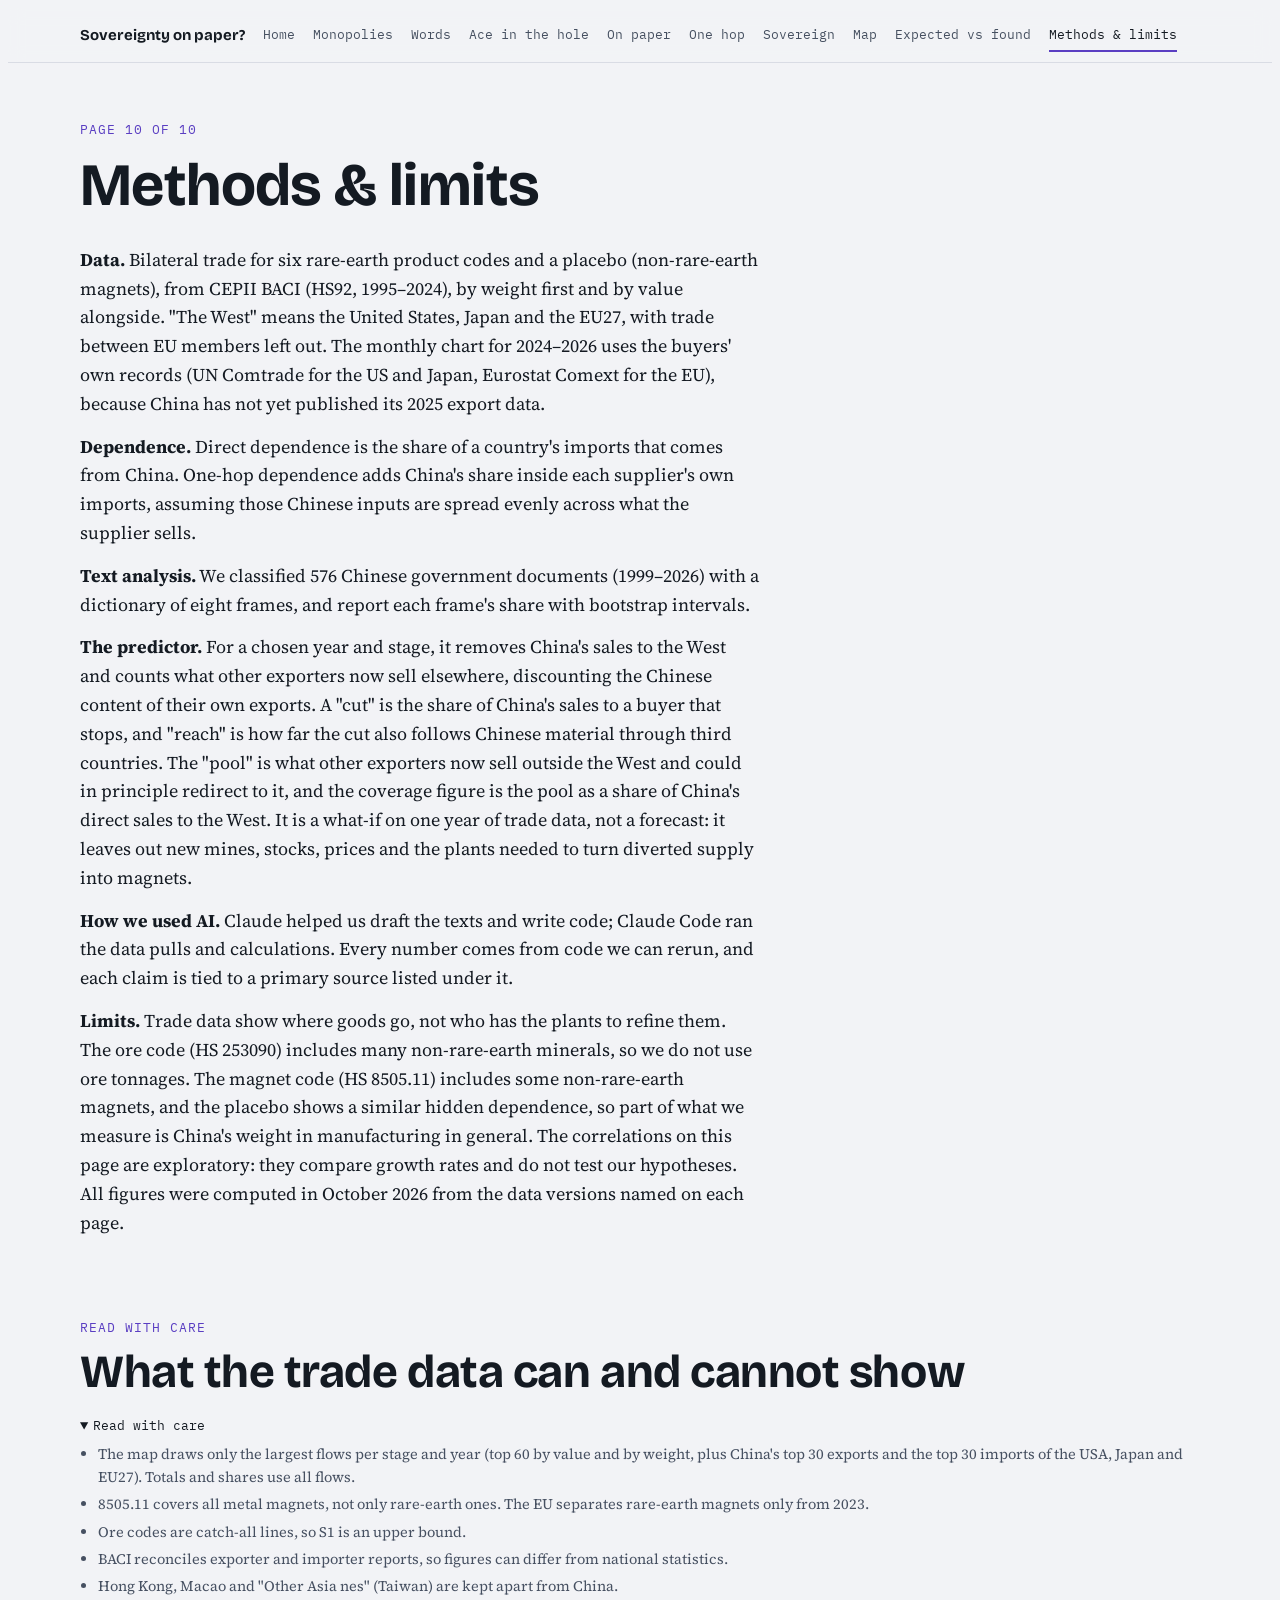
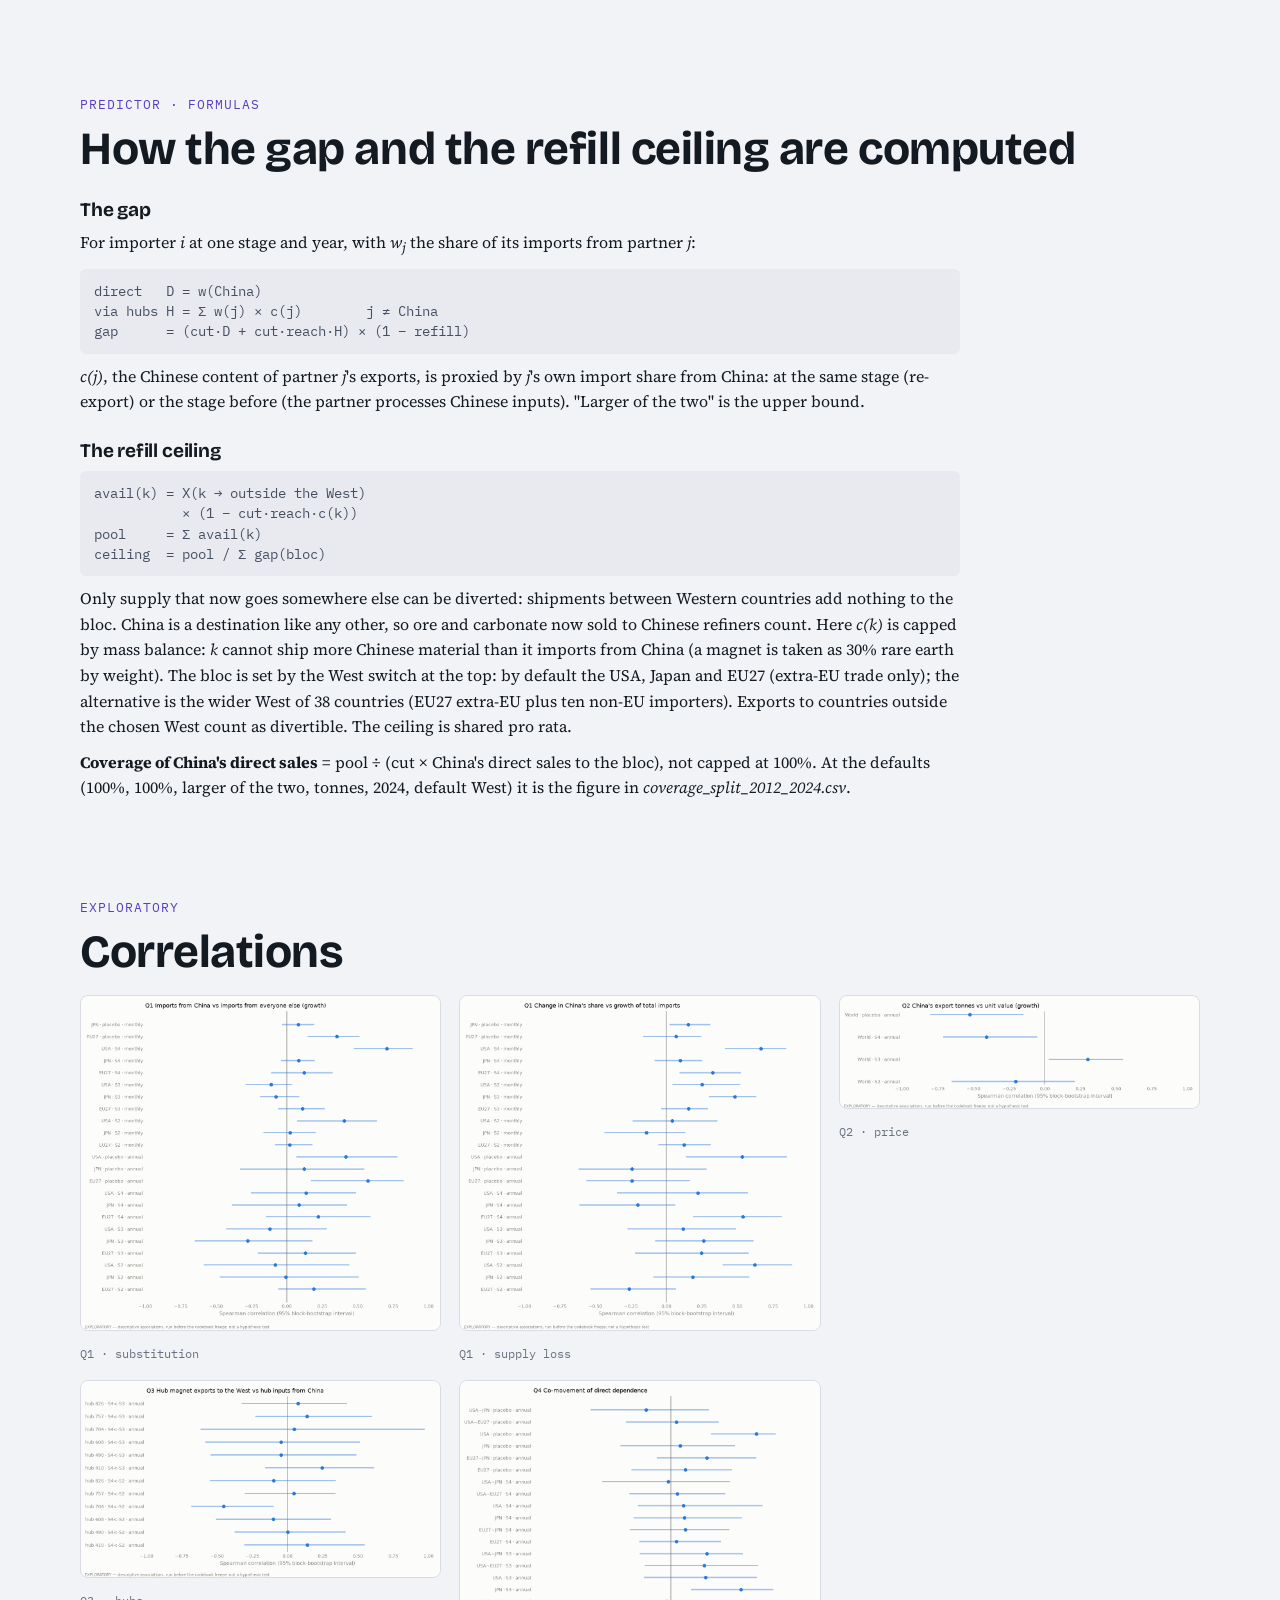
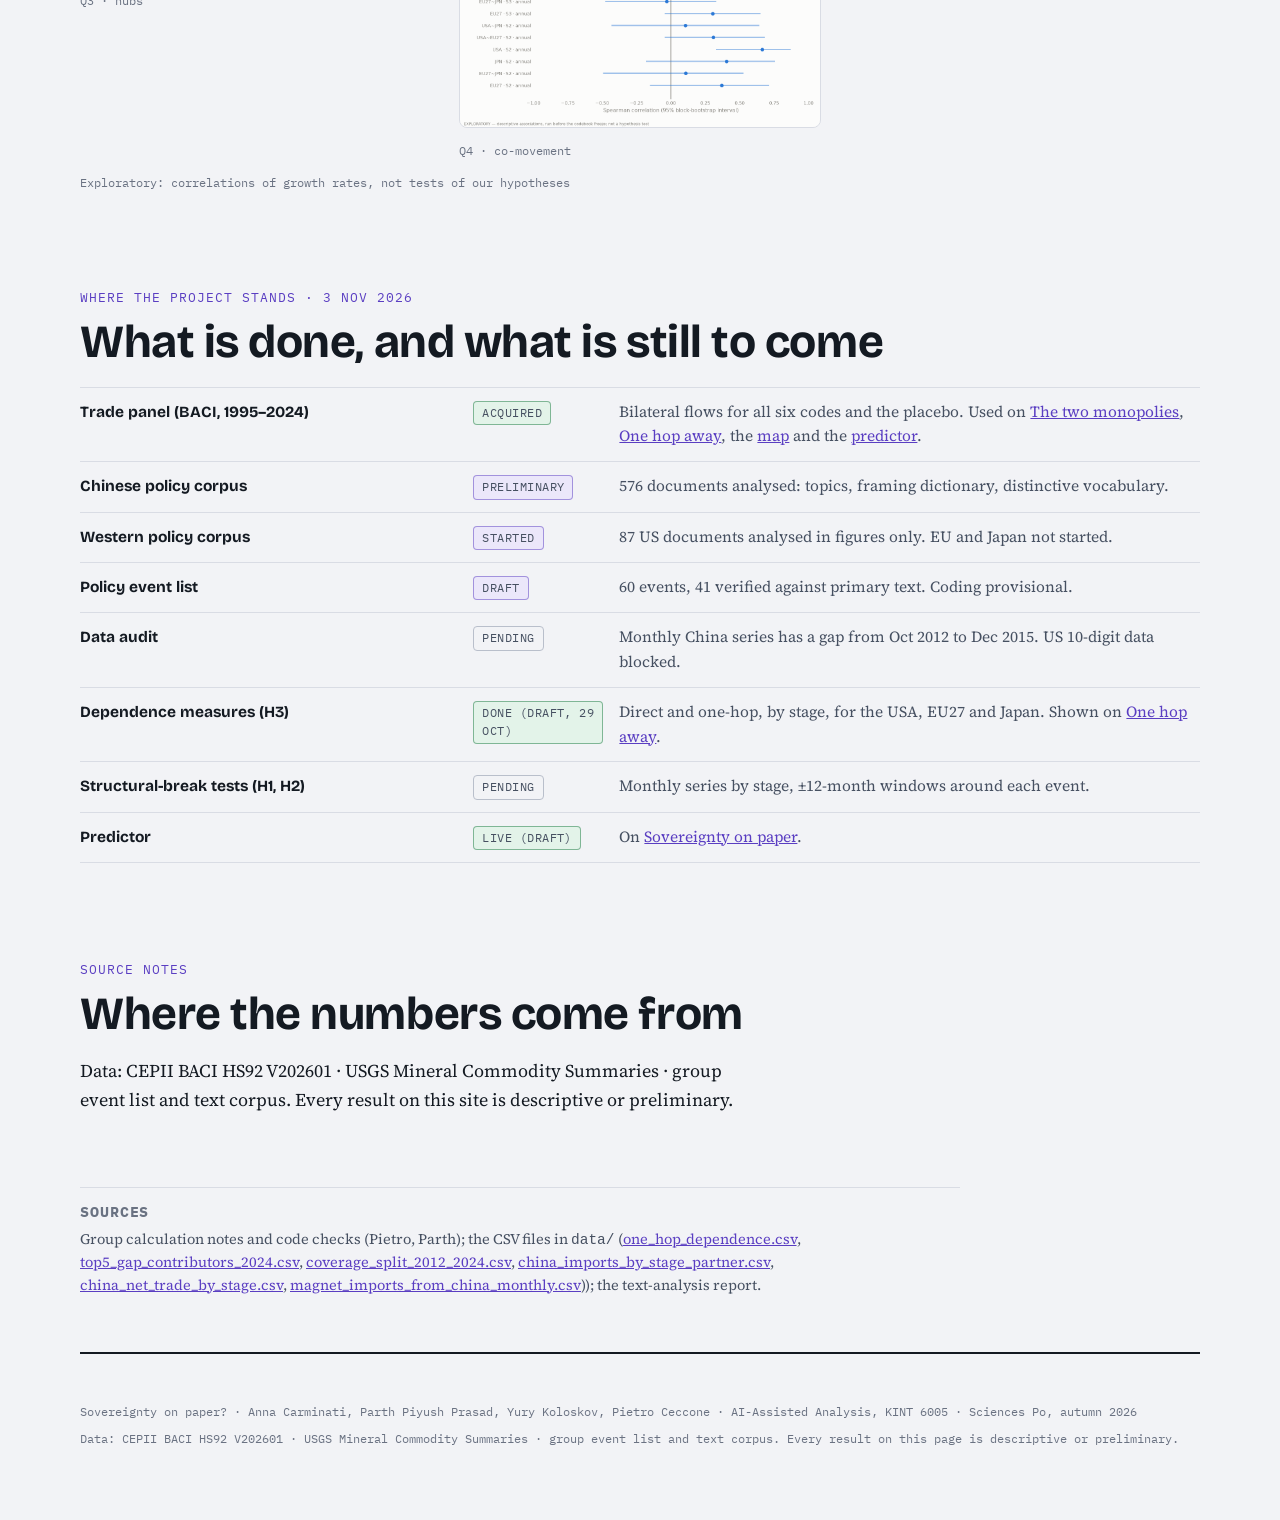
<file: methods.html>
<!doctype html>
<html lang="en">
<head>
<meta charset="utf-8">
<meta name="viewport" content="width=device-width, initial-scale=1, viewport-fit=cover">
<title>Methods & limits · Sovereignty on paper? · KINT 6005</title>
<link rel="icon" href="data:,">
<link rel="preconnect" href="https://fonts.googleapis.com">
<link rel="preconnect" href="https://fonts.gstatic.com" crossorigin>
<link rel="stylesheet" href="https://fonts.googleapis.com/css2?family=Bricolage+Grotesque:opsz,wght@12..96,500;12..96,700;12..96,800&family=IBM+Plex+Mono:wght@400;500;600&family=Source+Serif+4:ital,opsz,wght@0,8..60,400;0,8..60,600;1,8..60,400&display=swap">
<link rel="stylesheet" href="assets/style.css">
</head>
<body>
<nav class="nav" aria-label="Pages"><div class="nav-in"><b>Sovereignty on paper?</b><a href="index.html">Home</a><a href="monopolies.html">Monopolies</a><a href="words.html">Words</a><a href="ace.html">Ace in the hole</a><a href="paper.html">On paper</a><a href="hops.html">One hop</a><a href="sovereign.html">Sovereign</a><a href="map.html">Map</a><a href="found.html">Expected vs found</a><a href="methods.html" class="on" aria-current="page">Methods & limits</a></div></nav>

<main class="wrap">

<header class="pagehead"><p class="eyebrow">Page 10 of 10</p><h1>Methods & limits</h1></header>
<div class="col pagetext"><p><b>Data.</b> Bilateral trade for six rare-earth product codes and a placebo (non-rare-earth magnets), from CEPII BACI (HS92, 1995–2024), by weight first and by value alongside. "The West" means the United States, Japan and the EU27, with trade between EU members left out. The monthly chart for 2024–2026 uses the buyers' own records (UN Comtrade for the US and Japan, Eurostat Comext for the EU), because China has not yet published its 2025 export data.</p><p><b>Dependence.</b> Direct dependence is the share of a country's imports that comes from China. One-hop dependence adds China's share inside each supplier's own imports, assuming those Chinese inputs are spread evenly across what the supplier sells.</p><p><b>Text analysis.</b> We classified 576 Chinese government documents (1999–2026) with a dictionary of eight frames, and report each frame's share with bootstrap intervals.</p><p><b>The predictor.</b> For a chosen year and stage, it removes China's sales to the West and counts what other exporters now sell elsewhere, discounting the Chinese content of their own exports. A "cut" is the share of China's sales to a buyer that stops, and "reach" is how far the cut also follows Chinese material through third countries. The "pool" is what other exporters now sell outside the West and could in principle redirect to it, and the coverage figure is the pool as a share of China's direct sales to the West. It is a what-if on one year of trade data, not a forecast: it leaves out new mines, stocks, prices and the plants needed to turn diverted supply into magnets.</p><p><b>How we used AI.</b> Claude helped us draft the texts and write code; Claude Code ran the data pulls and calculations. Every number comes from code we can rerun, and each claim is tied to a primary source listed under it.</p><p><b>Limits.</b> Trade data show where goods go, not who has the plants to refine them. The ore code (HS 253090) includes many non-rare-earth minerals, so we do not use ore tonnages. The magnet code (HS 8505.11) includes some non-rare-earth magnets, and the placebo shows a similar hidden dependence, so part of what we measure is China's weight in manufacturing in general. The correlations on this page are exploratory: they compare growth rates and do not test our hypotheses. All figures were computed in October 2026 from the data versions named on each page.</p></div>
<section id="care"><p class="eyebrow">Read with care</p><h2>What the trade data can and cannot show</h2><details class="care" open>
        <summary>Read with care</summary>
        <ul>
          <li>The map draws only the largest flows per stage and year (top 60 by value and by weight, plus China's top 30 exports and the top 30 imports of the USA, Japan and EU27). Totals and shares use all flows.</li>
          <li>8505.11 covers all metal magnets, not only rare-earth ones. The EU separates rare-earth magnets only from 2023.</li>
          <li>Ore codes are catch-all lines, so S1 is an upper bound.</li>
          <li>BACI reconciles exporter and importer reports, so figures can differ from national statistics.</li>
          <li>Hong Kong, Macao and "Other Asia nes" (Taiwan) are kept apart from China.</li>
        </ul>
      </details></section>
<section id="formulas"><p class="eyebrow">Predictor · formulas</p><h2>How the gap and the refill ceiling are computed</h2><div class="formulas"><h3>The gap</h3>
        <p>For importer <i>i</i> at one stage and year, with <i>w<sub>j</sub></i> the share of its imports from partner <i>j</i>:</p>
        <div class="formula">direct   D = w(China)
via hubs H = Σ w(j) × c(j)        j ≠ China
gap      = (cut·D + cut·reach·H) × (1 − refill)</div>
        <p><i>c(j)</i>, the Chinese content of partner <i>j</i>'s exports, is proxied by <i>j</i>'s own import share from China: at the same stage (re-export) or the stage before (the partner processes Chinese inputs). "Larger of the two" is the upper bound.</p>
      <h3>The refill ceiling</h3>
        <div class="formula">avail(k) = X(k → outside the West)
           × (1 − cut·reach·c(k))
pool     = Σ avail(k)
ceiling  = pool / Σ gap(bloc)</div>
        <p>Only supply that now goes somewhere else can be diverted: shipments between Western countries add nothing to the bloc. China is a destination like any other, so ore and carbonate now sold to Chinese refiners count. Here <i>c(k)</i> is capped by mass balance: <i>k</i> cannot ship more Chinese material than it imports from China (a magnet is taken as 30% rare earth by weight). The bloc is set by the West switch at the top: by default the USA, Japan and EU27 (extra-EU trade only); the alternative is the wider West of 38 countries (EU27 extra-EU plus ten non-EU importers). Exports to countries outside the chosen West count as divertible. The ceiling is shared pro rata.</p>
        <p><b>Coverage of China's direct sales</b> = pool ÷ (cut × China's direct sales to the bloc), not capped at 100%. At the defaults (100%, 100%, larger of the two, tonnes, 2024, default West) it is the figure in <i>coverage_split_2012_2024.csv</i>.</p>
      </div></section>
<section id="correlations"><p class="eyebrow">Exploratory</p><h2>Correlations</h2><div class="figrow"><figure><img src="img/Q1_substitution.png" alt="Q1 · substitution" loading="lazy"><figcaption class="src">Q1 · substitution</figcaption></figure><figure><img src="img/Q1_supply_loss.png" alt="Q1 · supply loss" loading="lazy"><figcaption class="src">Q1 · supply loss</figcaption></figure><figure><img src="img/Q2_price.png" alt="Q2 · price" loading="lazy"><figcaption class="src">Q2 · price</figcaption></figure><figure><img src="img/Q3_hubs.png" alt="Q3 · hubs" loading="lazy"><figcaption class="src">Q3 · hubs</figcaption></figure><figure><img src="img/Q4_comovement.png" alt="Q4 · co-movement" loading="lazy"><figcaption class="src">Q4 · co-movement</figcaption></figure></div><p class="src">Exploratory: correlations of growth rates, not tests of our hypotheses</p></section>
<section id="status">
  <p class="eyebrow">Where the project stands · 3 Nov 2026</p>
  <h2>What is done, and what is still to come</h2>
  <ul class="status">
    <li><b>Trade panel (BACI, 1995–2024)</b><span><span class="tag ok">Acquired</span></span><span>Bilateral flows for all six codes and the placebo. Used on <a href="monopolies.html">The two monopolies</a>, <a href="hops.html">One hop away</a>, the <a href="map.html">map</a> and the <a href="paper.html">predictor</a>.</span></li>
    <li><b>Chinese policy corpus</b><span><span class="tag prelim">Preliminary</span></span><span>576 documents analysed: topics, framing dictionary, distinctive vocabulary.</span></li>
    <li><b>Western policy corpus</b><span><span class="tag prelim">Started</span></span><span>87 US documents analysed in figures only. EU and Japan not started.</span></li>
    <li><b>Policy event list</b><span><span class="tag prelim">Draft</span></span><span>60 events, 41 verified against primary text. Coding provisional.</span></li>
    <li><b>Data audit</b><span><span class="tag pend">Pending</span></span><span>Monthly China series has a gap from Oct 2012 to Dec 2015. US 10-digit data blocked.</span></li>
    <li><b>Dependence measures (H3)</b><span><span class="tag ok">Done (draft, 29 Oct)</span></span><span>Direct and one-hop, by stage, for the USA, EU27 and Japan. Shown on <a href="hops.html">One hop away</a>.</span></li>
    <li><b>Structural-break tests (H1, H2)</b><span><span class="tag pend">Pending</span></span><span>Monthly series by stage, ±12-month windows around each event.</span></li>
    <li><b>Predictor</b><span><span class="tag ok">Live (draft)</span></span><span>On <a href="paper.html">Sovereignty on paper</a>.</span></li>
  </ul>
</section>
<section id="sources"><p class="eyebrow">Source notes</p><h2>Where the numbers come from</h2><div class="col"><p>Data: CEPII BACI HS92 V202601 · USGS Mineral Commodity Summaries · group event list and text corpus. Every result on this site is descriptive or preliminary.</p></div></section>
<aside class="sources"><h3>Sources</h3><p>Group calculation notes and code checks (Pietro, Parth); the CSV files in <code>data/</code> (<a href="data/one_hop_dependence.csv">one_hop_dependence.csv</a>, <a href="data/top5_gap_contributors_2024.csv">top5_gap_contributors_2024.csv</a>, <a href="data/coverage_split_2012_2024.csv">coverage_split_2012_2024.csv</a>, <a href="data/china_imports_by_stage_partner.csv">china_imports_by_stage_partner.csv</a>, <a href="data/china_net_trade_by_stage.csv">china_net_trade_by_stage.csv</a>, <a href="data/magnet_imports_from_china_monthly.csv">magnet_imports_from_china_monthly.csv</a>)); the text-analysis report.</p></aside>

<footer class="end">
  <span>Sovereignty on paper? · Anna Carminati, Parth Piyush Prasad, Yury Koloskov, Pietro Ceccone · AI-Assisted Analysis, KINT 6005 · Sciences Po, autumn 2026</span>
  <span>Data: CEPII BACI HS92 V202601 · USGS Mineral Commodity Summaries · group event list and text corpus. Every result on this page is descriptive or preliminary.</span>
</footer>
</main>
<div id="tip" role="tooltip"></div>

<script src="assets/main.js"></script>
<script>

</script>
</body>
</html>
</file>
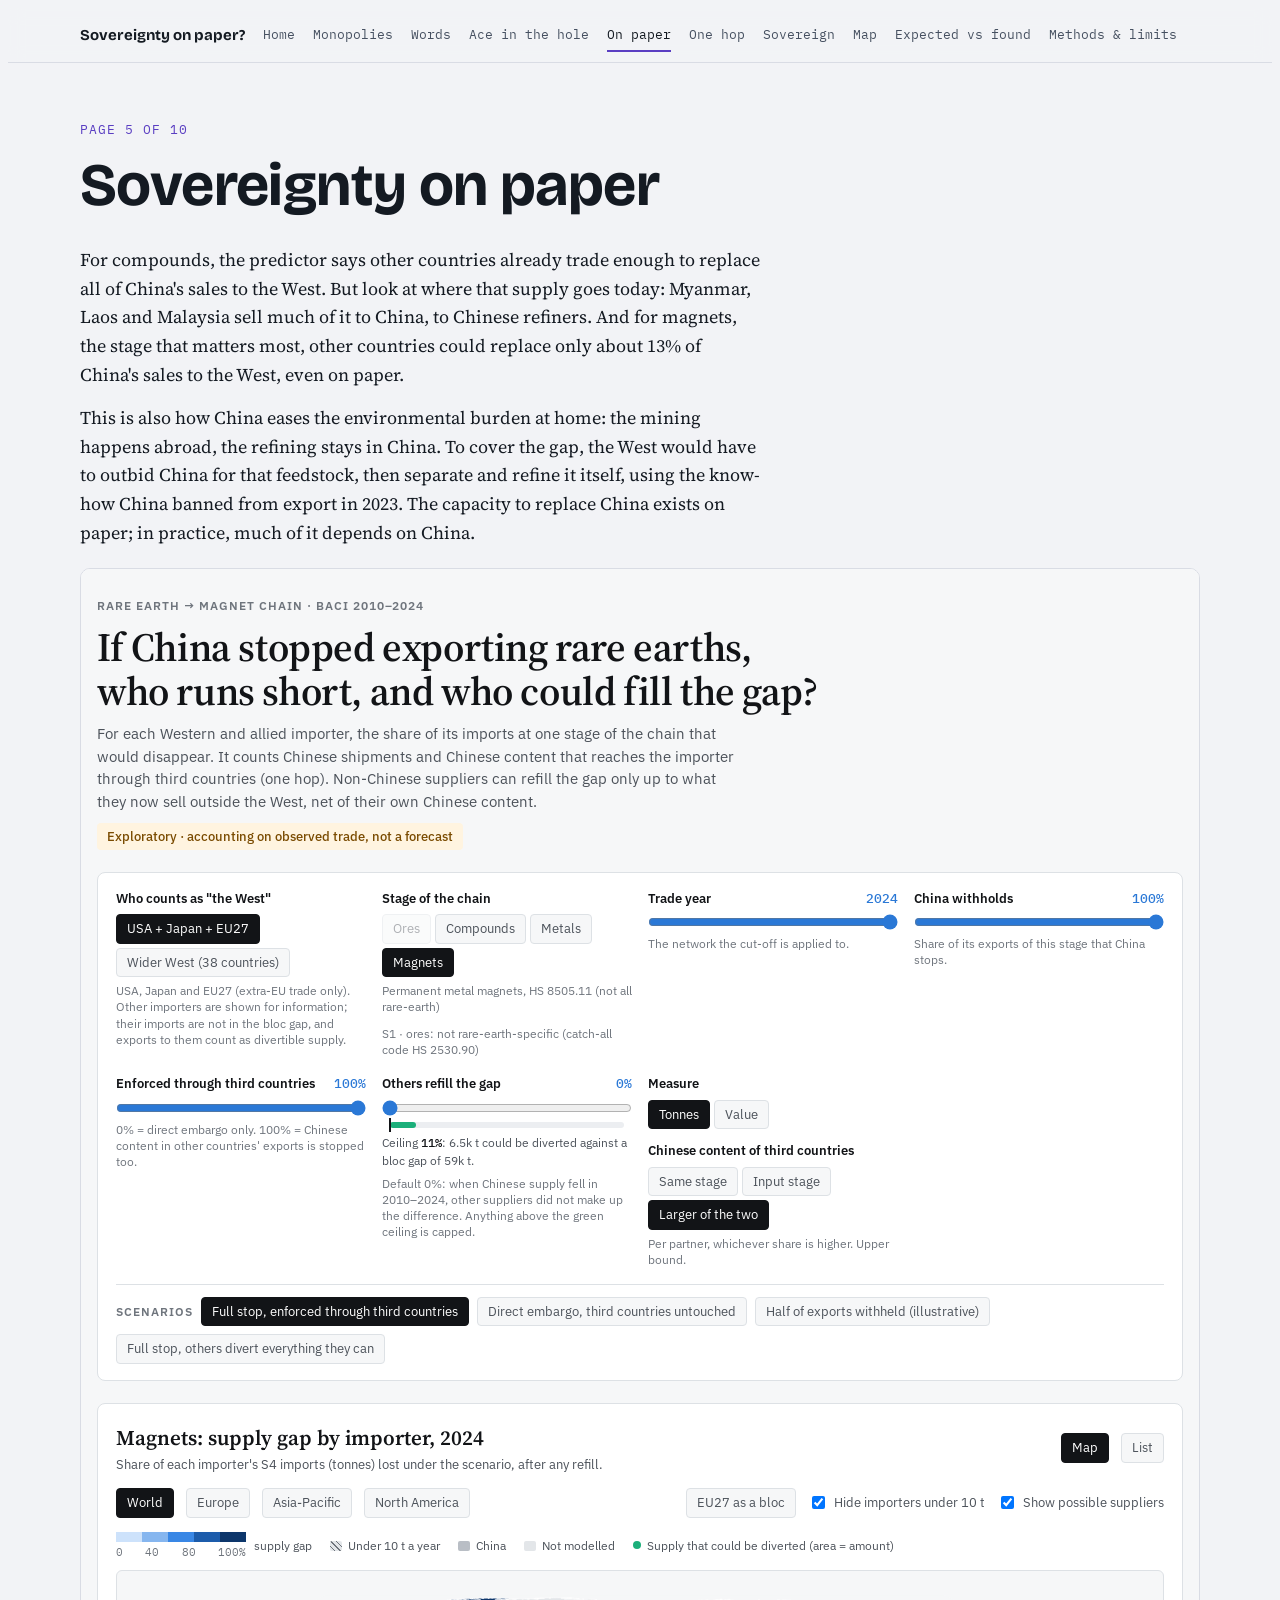
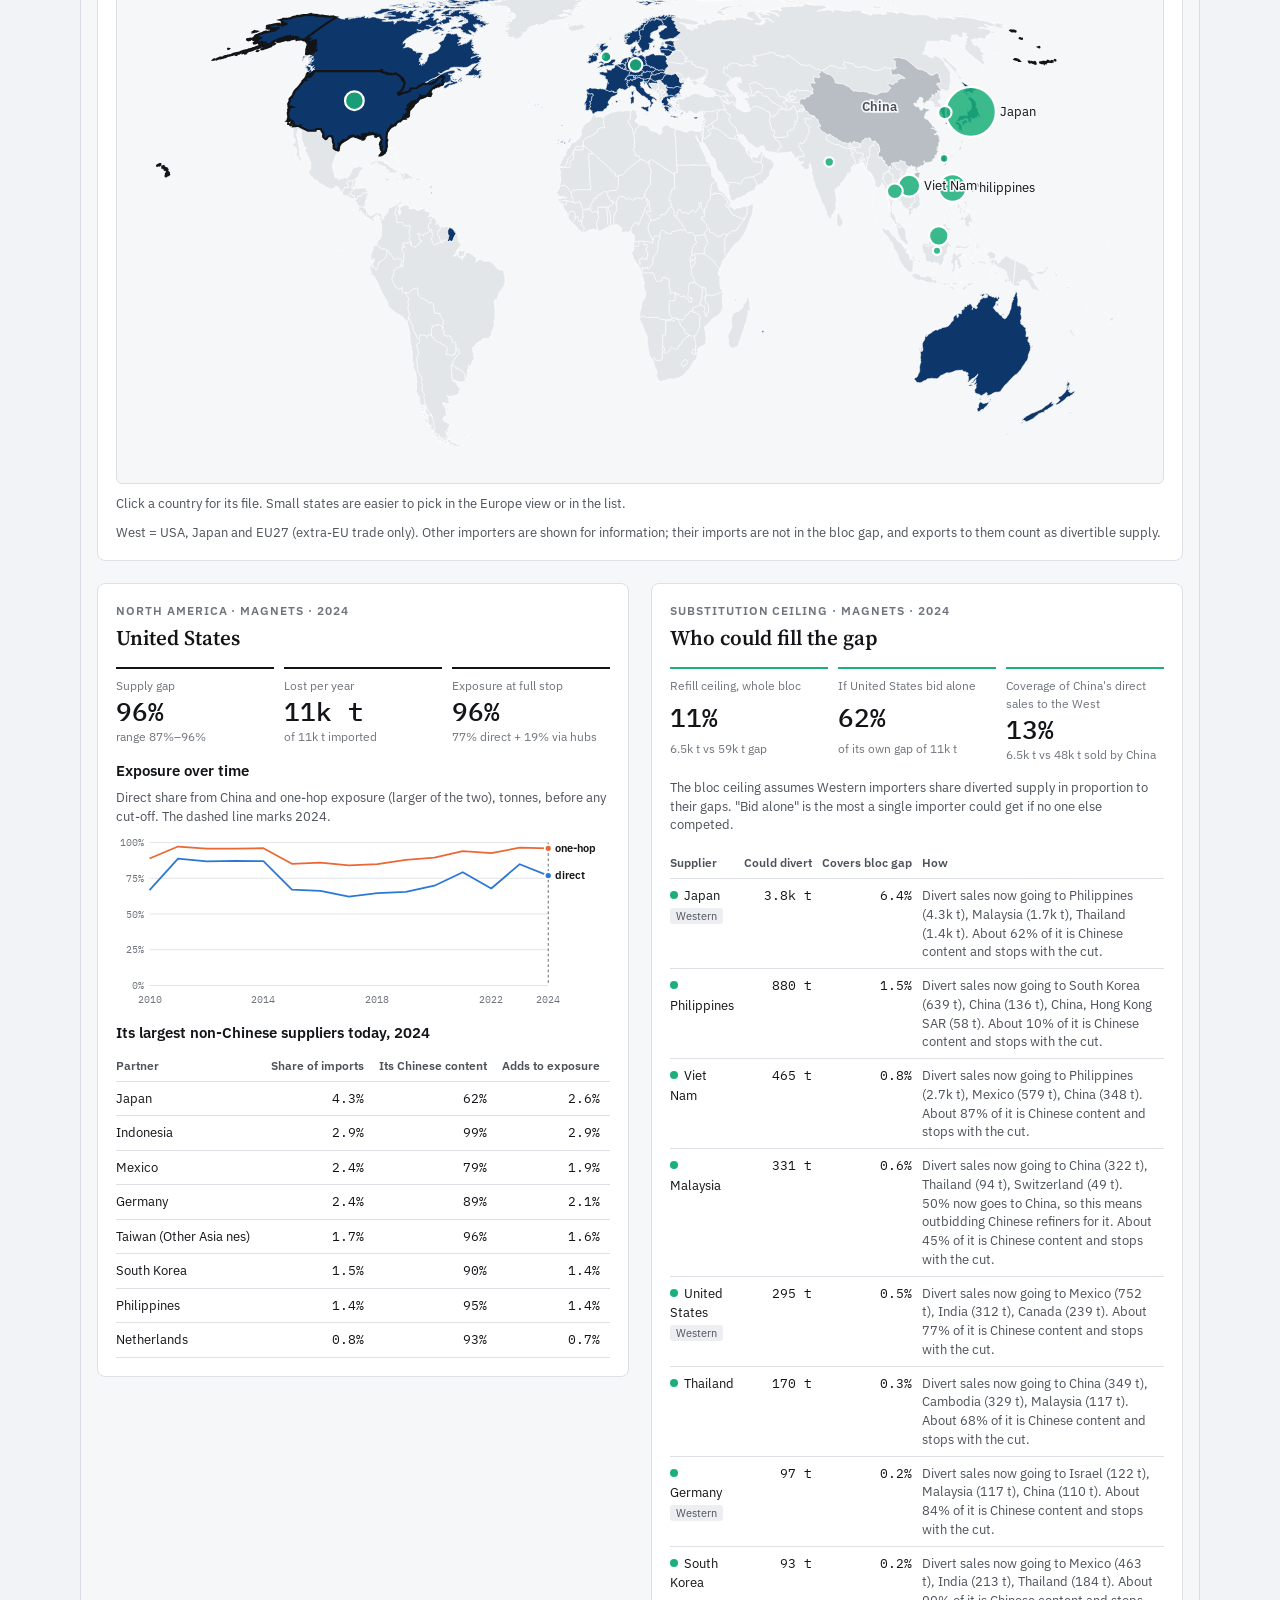
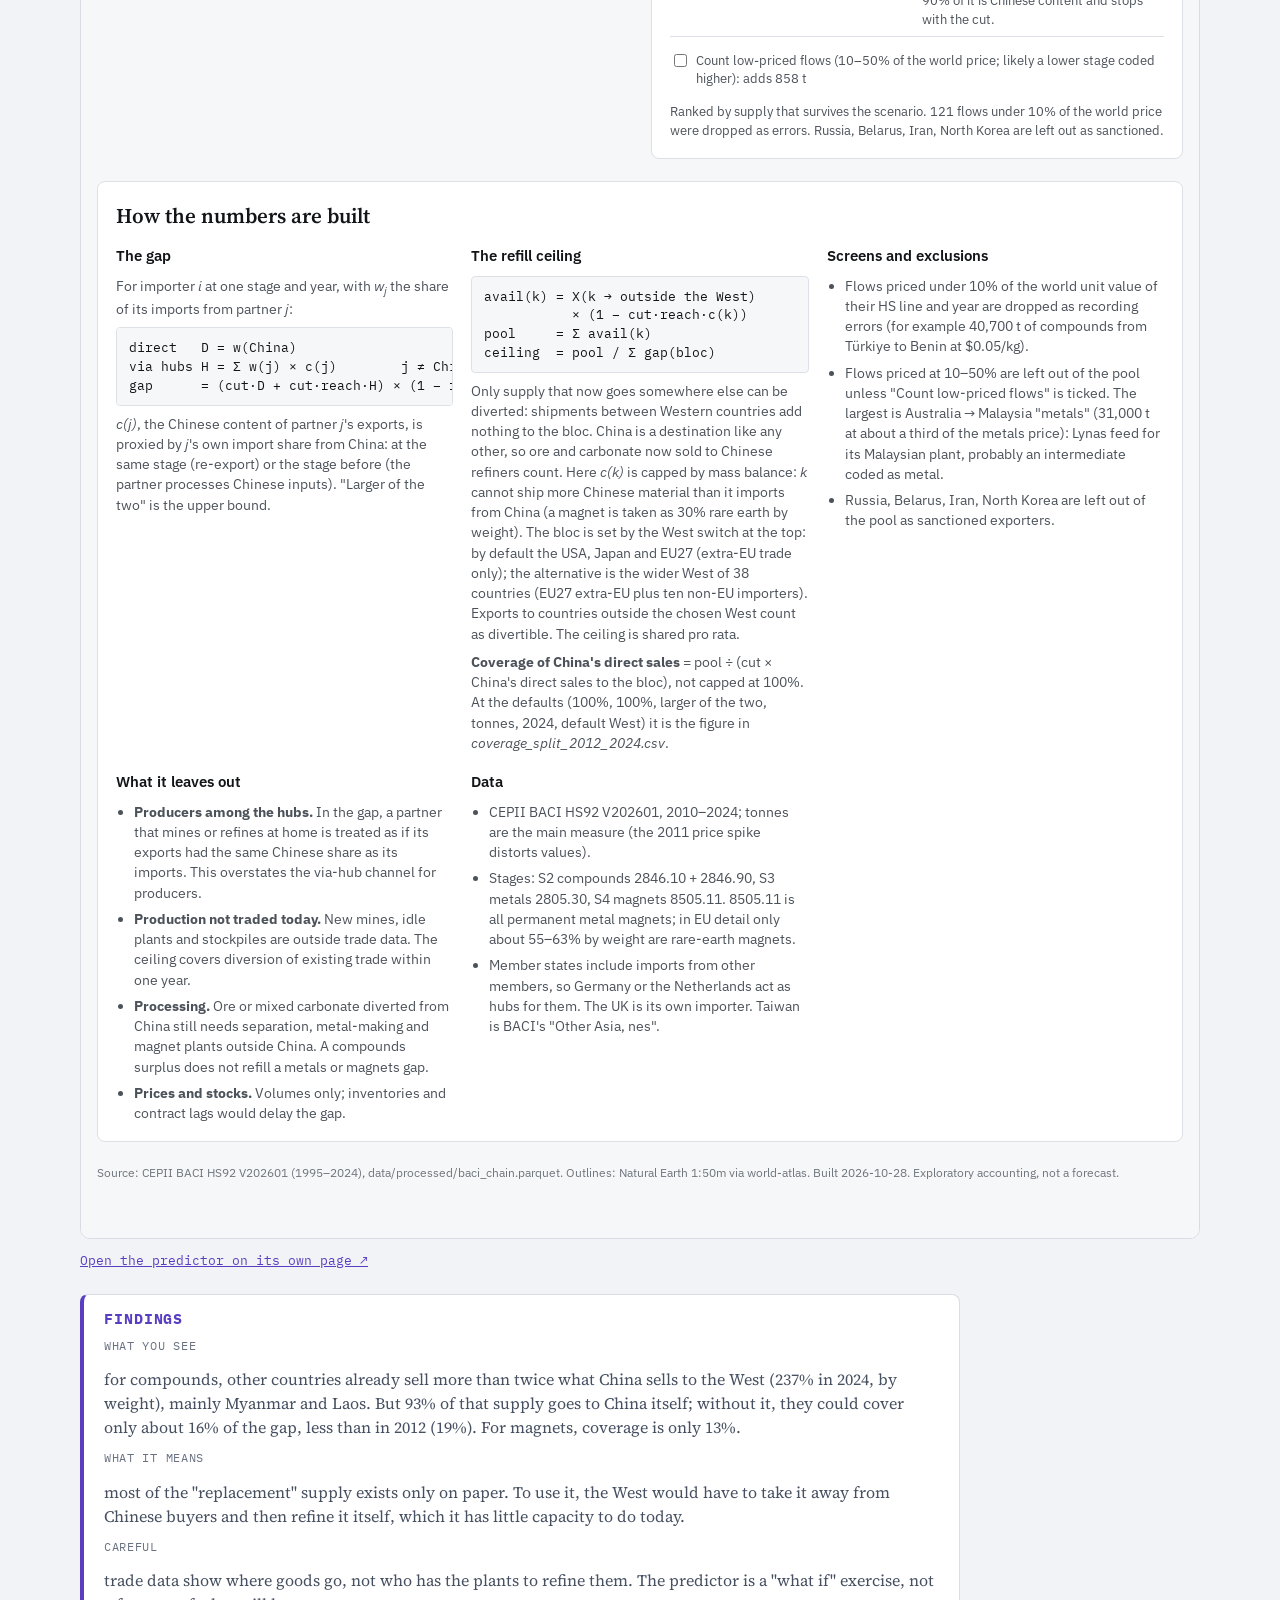
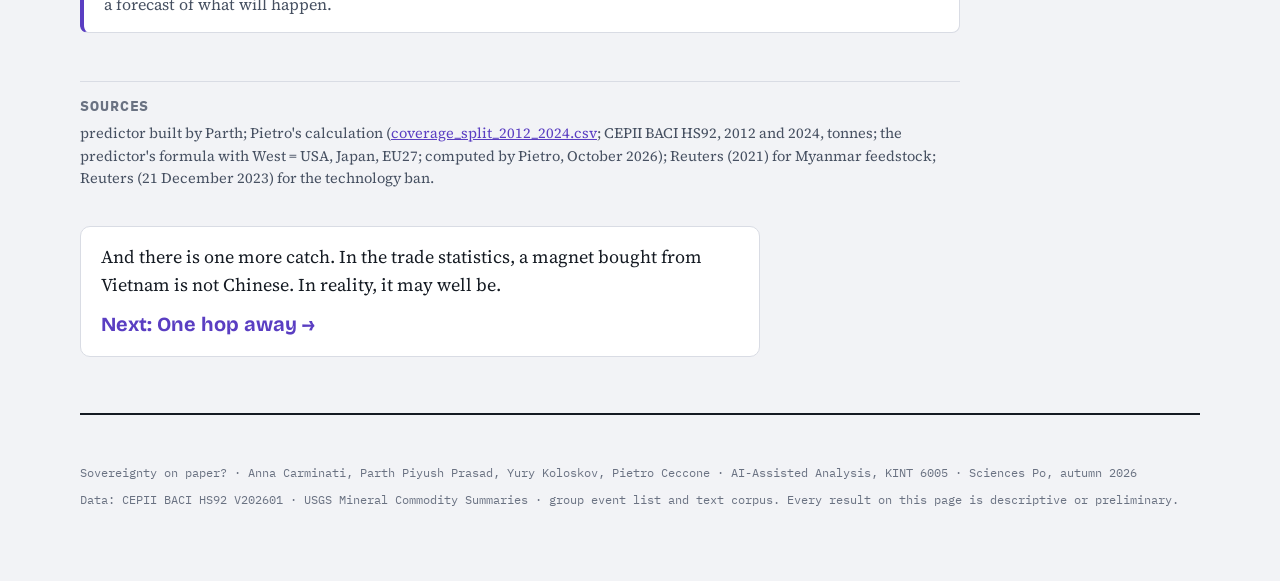
<file: paper.html>
<!doctype html>
<html lang="en">
<head>
<meta charset="utf-8">
<meta name="viewport" content="width=device-width, initial-scale=1, viewport-fit=cover">
<title>Sovereignty on paper · Sovereignty on paper? · KINT 6005</title>
<link rel="icon" href="data:,">
<link rel="preconnect" href="https://fonts.googleapis.com">
<link rel="preconnect" href="https://fonts.gstatic.com" crossorigin>
<link rel="stylesheet" href="https://fonts.googleapis.com/css2?family=Bricolage+Grotesque:opsz,wght@12..96,500;12..96,700;12..96,800&family=IBM+Plex+Mono:wght@400;500;600&family=Source+Serif+4:ital,opsz,wght@0,8..60,400;0,8..60,600;1,8..60,400&display=swap">
<link rel="stylesheet" href="assets/style.css">
</head>
<body>
<nav class="nav" aria-label="Pages"><div class="nav-in"><b>Sovereignty on paper?</b><a href="index.html">Home</a><a href="monopolies.html">Monopolies</a><a href="words.html">Words</a><a href="ace.html">Ace in the hole</a><a href="paper.html" class="on" aria-current="page">On paper</a><a href="hops.html">One hop</a><a href="sovereign.html">Sovereign</a><a href="map.html">Map</a><a href="found.html">Expected vs found</a><a href="methods.html">Methods & limits</a></div></nav>

<main class="wrap">

<header class="pagehead"><p class="eyebrow">Page 5 of 10</p><h1>Sovereignty on paper</h1></header>
<div class="col pagetext"><p>For compounds, the predictor says other countries already trade enough to replace all of China's sales to the West. But look at where that supply goes today: Myanmar, Laos and Malaysia sell much of it to China, to Chinese refiners. And for magnets, the stage that matters most, other countries could replace only about 13% of China's sales to the West, even on paper.</p><p>This is also how China eases the environmental burden at home: the mining happens abroad, the refining stays in China. To cover the gap, the West would have to outbid China for that feedstock, then separate and refine it itself, using the know-how China banned from export in 2023. The capacity to replace China exists on paper; in practice, much of it depends on China.</p></div><iframe class="predframe" data-autosize src="paper-predictor.html" title="Cut-off predictor" loading="lazy"></iframe><p class="openfull"><a href="paper-predictor.html">Open the predictor on its own page ↗</a></p><aside class="findings"><h3>Findings</h3><dl><dt>What you see</dt><dd>for compounds, other countries already sell more than twice what China sells to the West (237% in 2024, by weight), mainly Myanmar and Laos. But 93% of that supply goes to China itself; without it, they could cover only about 16% of the gap, less than in 2012 (19%). For magnets, coverage is only 13%.</dd><dt>What it means</dt><dd>most of the "replacement" supply exists only on paper. To use it, the West would have to take it away from Chinese buyers and then refine it itself, which it has little capacity to do today.</dd><dt>Careful</dt><dd>trade data show where goods go, not who has the plants to refine them. The predictor is a "what if" exercise, not a forecast of what will happen.</dd></dl></aside>
<aside class="sources"><h3>Sources</h3><p>predictor built by Parth; Pietro's calculation (<a href="data/coverage_split_2012_2024.csv">coverage_split_2012_2024.csv</a>; CEPII BACI HS92, 2012 and 2024, tonnes; the predictor's formula with West = USA, Japan, EU27; computed by Pietro, October 2026); Reuters (2021) for Myanmar feedstock; Reuters (21 December 2023) for the technology ban.</p></aside><p class="nextwrap"><a class="next" href="hops.html">And there is one more catch. In the trade statistics, a magnet bought from Vietnam is not Chinese. In reality, it may well be.<b>Next: One hop away →</b></a></p>
<footer class="end">
  <span>Sovereignty on paper? · Anna Carminati, Parth Piyush Prasad, Yury Koloskov, Pietro Ceccone · AI-Assisted Analysis, KINT 6005 · Sciences Po, autumn 2026</span>
  <span>Data: CEPII BACI HS92 V202601 · USGS Mineral Commodity Summaries · group event list and text corpus. Every result on this page is descriptive or preliminary.</span>
</footer>
</main>
<div id="tip" role="tooltip"></div>

<script src="assets/main.js"></script>
<script>

</script>
</body>
</html>
</file>
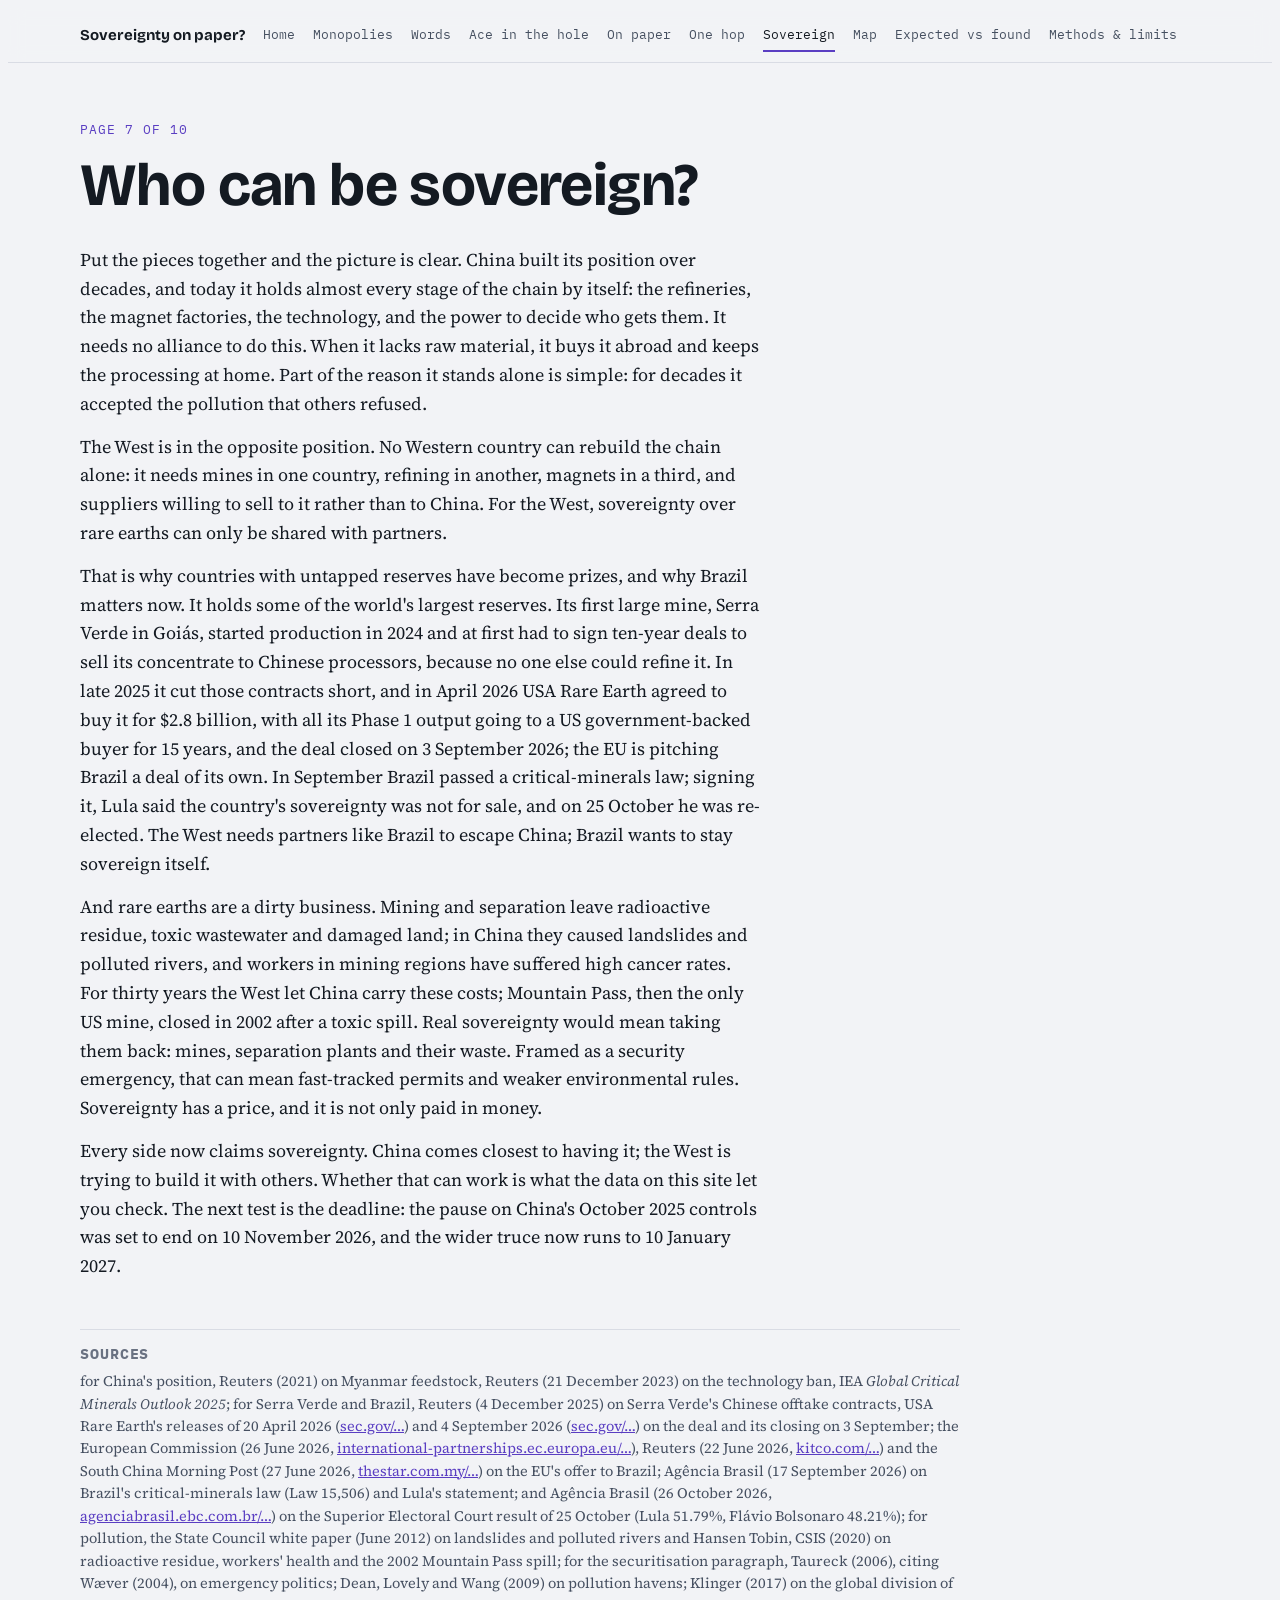
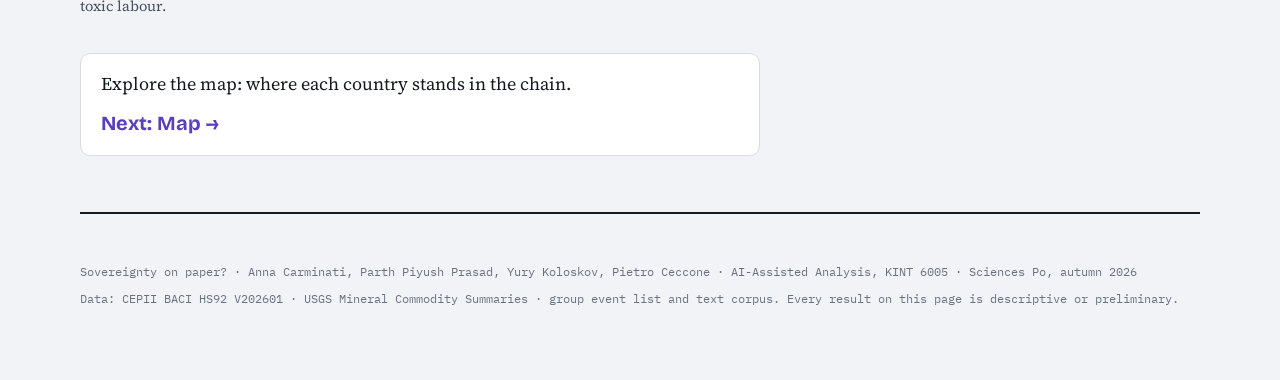
<file: sovereign.html>
<!doctype html>
<html lang="en">
<head>
<meta charset="utf-8">
<meta name="viewport" content="width=device-width, initial-scale=1, viewport-fit=cover">
<title>Who can be sovereign? · Sovereignty on paper? · KINT 6005</title>
<link rel="icon" href="data:,">
<link rel="preconnect" href="https://fonts.googleapis.com">
<link rel="preconnect" href="https://fonts.gstatic.com" crossorigin>
<link rel="stylesheet" href="https://fonts.googleapis.com/css2?family=Bricolage+Grotesque:opsz,wght@12..96,500;12..96,700;12..96,800&family=IBM+Plex+Mono:wght@400;500;600&family=Source+Serif+4:ital,opsz,wght@0,8..60,400;0,8..60,600;1,8..60,400&display=swap">
<link rel="stylesheet" href="assets/style.css">
</head>
<body>
<nav class="nav" aria-label="Pages"><div class="nav-in"><b>Sovereignty on paper?</b><a href="index.html">Home</a><a href="monopolies.html">Monopolies</a><a href="words.html">Words</a><a href="ace.html">Ace in the hole</a><a href="paper.html">On paper</a><a href="hops.html">One hop</a><a href="sovereign.html" class="on" aria-current="page">Sovereign</a><a href="map.html">Map</a><a href="found.html">Expected vs found</a><a href="methods.html">Methods & limits</a></div></nav>

<main class="wrap">

<header class="pagehead"><p class="eyebrow">Page 7 of 10</p><h1>Who can be sovereign?</h1></header>
<div class="col pagetext"><p>Put the pieces together and the picture is clear. China built its position over decades, and today it holds almost every stage of the chain by itself: the refineries, the magnet factories, the technology, and the power to decide who gets them. It needs no alliance to do this. When it lacks raw material, it buys it abroad and keeps the processing at home. Part of the reason it stands alone is simple: for decades it accepted the pollution that others refused.</p><p>The West is in the opposite position. No Western country can rebuild the chain alone: it needs mines in one country, refining in another, magnets in a third, and suppliers willing to sell to it rather than to China. For the West, sovereignty over rare earths can only be shared with partners.</p><p>That is why countries with untapped reserves have become prizes, and why Brazil matters now. It holds some of the world's largest reserves. Its first large mine, Serra Verde in Goiás, started production in 2024 and at first had to sign ten-year deals to sell its concentrate to Chinese processors, because no one else could refine it. In late 2025 it cut those contracts short, and in April 2026 USA Rare Earth agreed to buy it for $2.8 billion, with all its Phase 1 output going to a US government-backed buyer for 15 years, and the deal closed on 3 September 2026; the EU is pitching Brazil a deal of its own. In September Brazil passed a critical-minerals law; signing it, Lula said the country's sovereignty was not for sale, and on 25 October he was re-elected. The West needs partners like Brazil to escape China; Brazil wants to stay sovereign itself.</p><p>And rare earths are a dirty business. Mining and separation leave radioactive residue, toxic wastewater and damaged land; in China they caused landslides and polluted rivers, and workers in mining regions have suffered high cancer rates. For thirty years the West let China carry these costs; Mountain Pass, then the only US mine, closed in 2002 after a toxic spill. Real sovereignty would mean taking them back: mines, separation plants and their waste. Framed as a security emergency, that can mean fast-tracked permits and weaker environmental rules. Sovereignty has a price, and it is not only paid in money.</p><p>Every side now claims sovereignty. China comes closest to having it; the West is trying to build it with others. Whether that can work is what the data on this site let you check. The next test is the deadline: the pause on China's October 2025 controls was set to end on 10 November 2026, and the wider truce now runs to 10 January 2027.</p></div>
<aside class="sources"><h3>Sources</h3><p>for China's position, Reuters (2021) on Myanmar feedstock, Reuters (21 December 2023) on the technology ban, IEA <i>Global Critical Minerals Outlook 2025</i>; for Serra Verde and Brazil, Reuters (4 December 2025) on Serra Verde's Chinese offtake contracts, USA Rare Earth's releases of 20 April 2026 (<a href="https://www.sec.gov/Archives/edgar/data/0001970622/000121390026045339/ea028691001ex99-1.htm" target="_blank" rel="noopener">sec.gov/…</a>) and 4 September 2026 (<a href="https://www.sec.gov/Archives/edgar/data/1970622/000121390026097399/ea030400101ex99-1.htm" target="_blank" rel="noopener">sec.gov/…</a>) on the deal and its closing on 3 September; the European Commission (26 June 2026, <a href="https://international-partnerships.ec.europa.eu/news-and-events/news/commissioner-sikela-concludes-global-gateway-investment-mission-brazil-2026-06-26_en" target="_blank" rel="noopener">international-partnerships.ec.europa.eu/…</a>), Reuters (22 June 2026, <a href="https://www.kitco.com/news/off-the-wire/2026-06-22/eu-courts-brazil-strategic-partner-global-race-critical-minerals" target="_blank" rel="noopener">kitco.com/…</a>) and the South China Morning Post (27 June 2026, <a href="https://www.thestar.com.my/aseanplus/aseanplus-news/2026/06/27/eu-pitches-brazil-a-more-beneficial-rare-earths-deal-than-us-or-china" target="_blank" rel="noopener">thestar.com.my/…</a>) on the EU's offer to Brazil; Agência Brasil (17 September 2026) on Brazil's critical-minerals law (Law 15,506) and Lula's statement; and Agência Brasil (26 October 2026, <a href="https://agenciabrasil.ebc.com.br/en/politica/noticia/2026-10/lula-re-elected-president-brazil-historic-comeback" target="_blank" rel="noopener">agenciabrasil.ebc.com.br/…</a>) on the Superior Electoral Court result of 25 October (Lula 51.79%, Flávio Bolsonaro 48.21%); for pollution, the State Council white paper (June 2012) on landslides and polluted rivers and Hansen Tobin, CSIS (2020) on radioactive residue, workers' health and the 2002 Mountain Pass spill; for the securitisation paragraph, Taureck (2006), citing Wæver (2004), on emergency politics; Dean, Lovely and Wang (2009) on pollution havens; Klinger (2017) on the global division of toxic labour.</p></aside><p class="nextwrap"><a class="next" href="map.html">Explore the map: where each country stands in the chain.<b>Next: Map →</b></a></p>
<footer class="end">
  <span>Sovereignty on paper? · Anna Carminati, Parth Piyush Prasad, Yury Koloskov, Pietro Ceccone · AI-Assisted Analysis, KINT 6005 · Sciences Po, autumn 2026</span>
  <span>Data: CEPII BACI HS92 V202601 · USGS Mineral Commodity Summaries · group event list and text corpus. Every result on this page is descriptive or preliminary.</span>
</footer>
</main>
<div id="tip" role="tooltip"></div>

<script src="assets/main.js"></script>
<script>

</script>
</body>
</html>
</file>
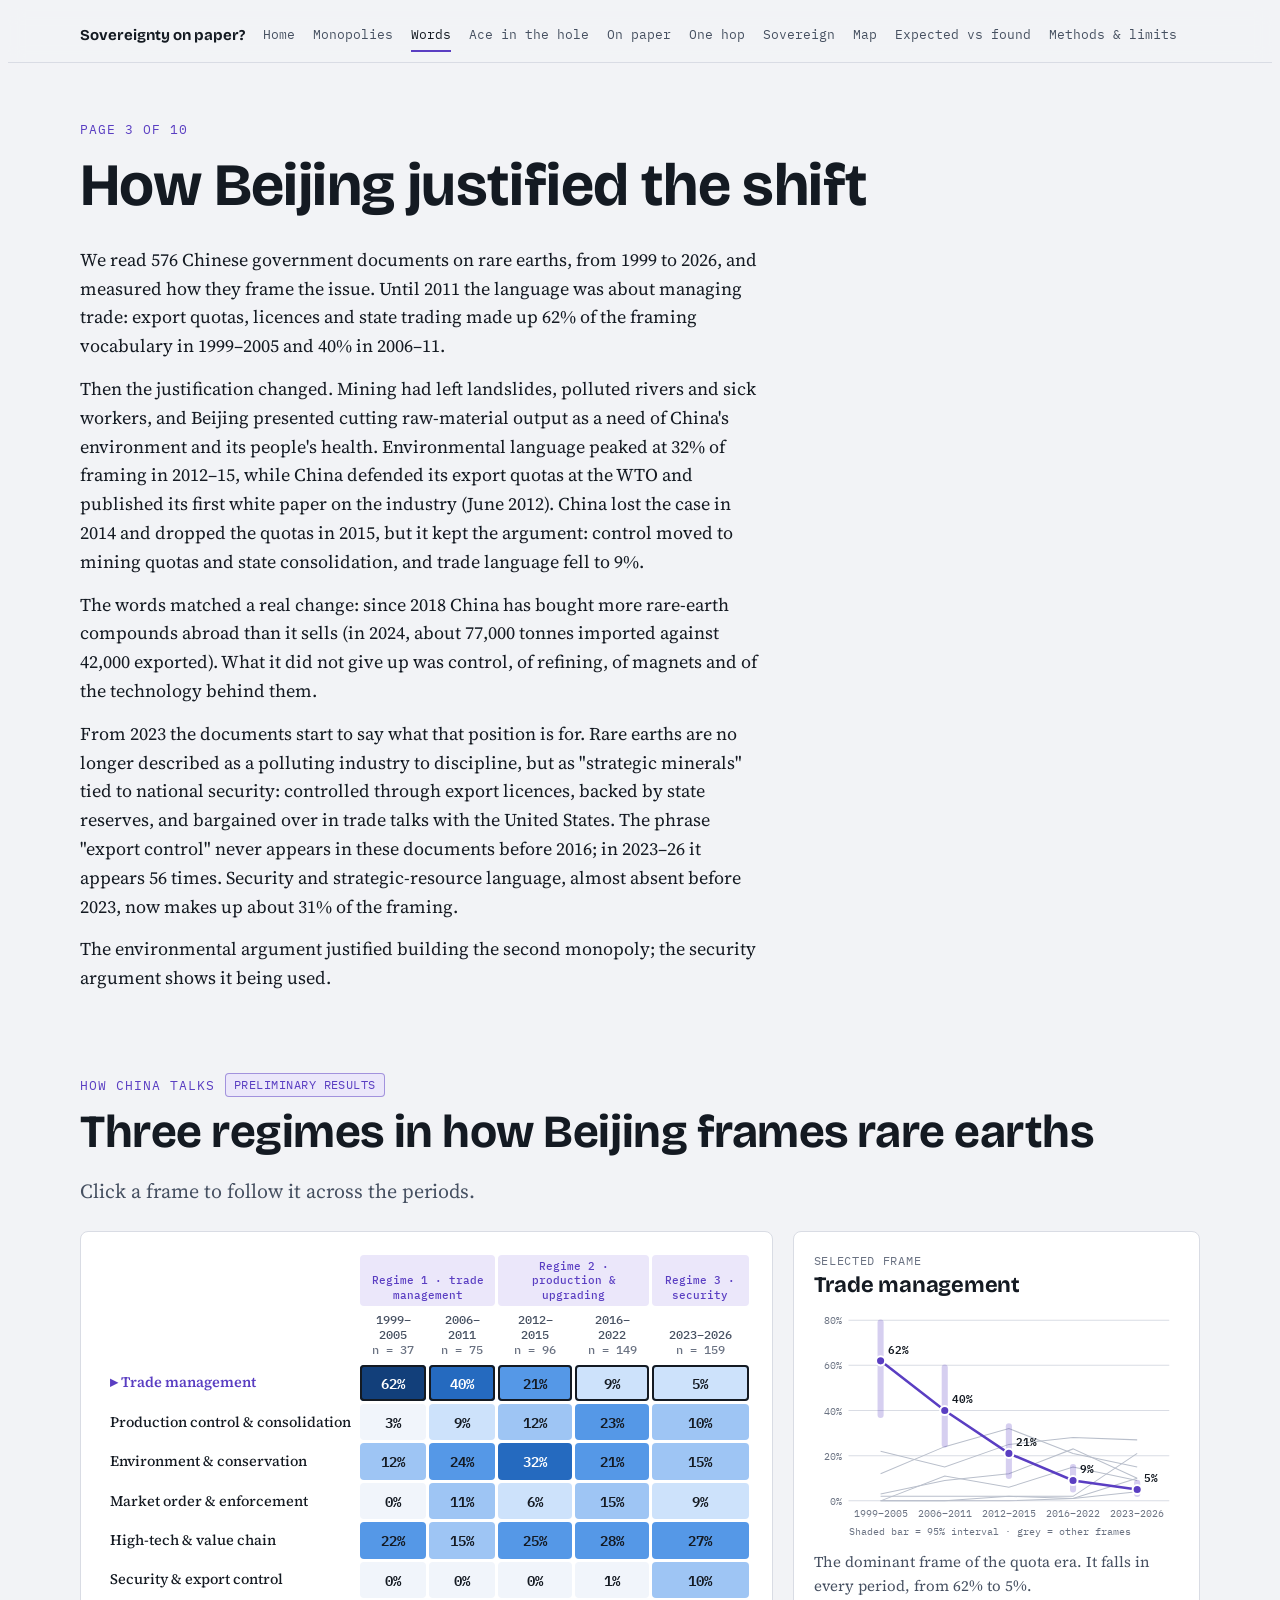
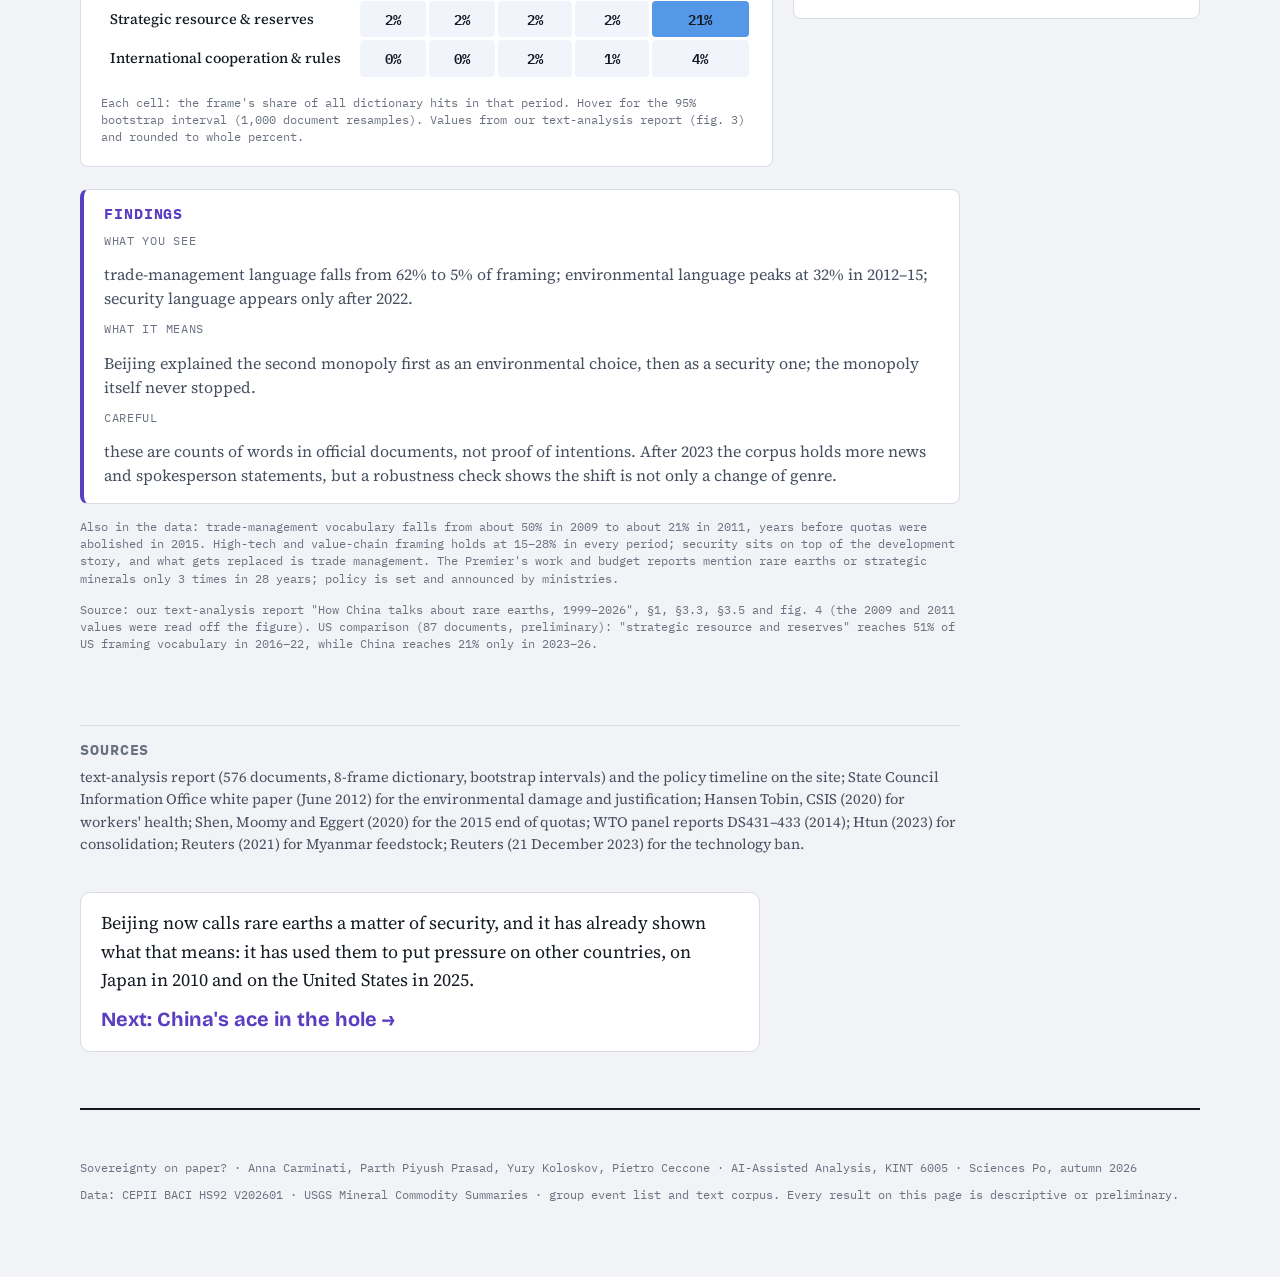
<file: words.html>
<!doctype html>
<html lang="en">
<head>
<meta charset="utf-8">
<meta name="viewport" content="width=device-width, initial-scale=1, viewport-fit=cover">
<title>How Beijing justified the shift · Sovereignty on paper? · KINT 6005</title>
<link rel="icon" href="data:,">
<link rel="preconnect" href="https://fonts.googleapis.com">
<link rel="preconnect" href="https://fonts.gstatic.com" crossorigin>
<link rel="stylesheet" href="https://fonts.googleapis.com/css2?family=Bricolage+Grotesque:opsz,wght@12..96,500;12..96,700;12..96,800&family=IBM+Plex+Mono:wght@400;500;600&family=Source+Serif+4:ital,opsz,wght@0,8..60,400;0,8..60,600;1,8..60,400&display=swap">
<link rel="stylesheet" href="assets/style.css">
</head>
<body>
<nav class="nav" aria-label="Pages"><div class="nav-in"><b>Sovereignty on paper?</b><a href="index.html">Home</a><a href="monopolies.html">Monopolies</a><a href="words.html" class="on" aria-current="page">Words</a><a href="ace.html">Ace in the hole</a><a href="paper.html">On paper</a><a href="hops.html">One hop</a><a href="sovereign.html">Sovereign</a><a href="map.html">Map</a><a href="found.html">Expected vs found</a><a href="methods.html">Methods & limits</a></div></nav>

<main class="wrap">

<header class="pagehead"><p class="eyebrow">Page 3 of 10</p><h1>How Beijing justified the shift</h1></header>
<div class="col pagetext"><p>We read 576 Chinese government documents on rare earths, from 1999 to 2026, and measured how they frame the issue. Until 2011 the language was about managing trade: export quotas, licences and state trading made up 62% of the framing vocabulary in 1999–2005 and 40% in 2006–11.</p><p>Then the justification changed. Mining had left landslides, polluted rivers and sick workers, and Beijing presented cutting raw-material output as a need of China's environment and its people's health. Environmental language peaked at 32% of framing in 2012–15, while China defended its export quotas at the WTO and published its first white paper on the industry (June 2012). China lost the case in 2014 and dropped the quotas in 2015, but it kept the argument: control moved to mining quotas and state consolidation, and trade language fell to 9%.</p><p>The words matched a real change: since 2018 China has bought more rare-earth compounds abroad than it sells (in 2024, about 77,000 tonnes imported against 42,000 exported). What it did not give up was control, of refining, of magnets and of the technology behind them.</p><p>From 2023 the documents start to say what that position is for. Rare earths are no longer described as a polluting industry to discipline, but as "strategic minerals" tied to national security: controlled through export licences, backed by state reserves, and bargained over in trade talks with the United States. The phrase "export control" never appears in these documents before 2016; in 2023–26 it appears 56 times. Security and strategic-resource language, almost absent before 2023, now makes up about 31% of the framing.</p><p>The environmental argument justified building the second monopoly; the security argument shows it being used.</p></div>
<section id="words">
  <p class="eyebrow">How China talks <span class="tag prelim">Preliminary results</span></p>
  <h2>Three regimes in how Beijing frames rare earths</h2>
  <div class="col"><p class="lede">Click a frame to follow it across the periods.</p></div>
  <div class="figgrid" style="margin-top:24px">
    <div class="panel"><div class="scrollx"><table class="heat" id="heat" aria-label="Share of framing vocabulary by frame and period"></table></div>
      <p class="src">Each cell: the frame's share of all dictionary hits in that period. Hover for the 95% bootstrap interval (1,000 document resamples). Values from our text-analysis report (fig. 3) and rounded to whole percent.</p></div>
    <div class="panel">
      <div class="mono" style="font-size:11.5px;color:var(--muted);text-transform:uppercase;letter-spacing:.06em">Selected frame</div>
      <h3 id="framename" style="font-size:22px;margin:4px 0 10px"></h3>
      <svg class="chart" id="frameline" viewBox="0 0 360 230" role="img" aria-label="Selected frame's share by period"></svg>
      <p id="framenote" style="font-size:15px;color:var(--ink2);margin-top:8px"></p>
    </div>
  </div>
  <aside class="findings"><h3>Findings</h3><dl><dt>What you see</dt><dd>trade-management language falls from 62% to 5% of framing; environmental language peaks at 32% in 2012–15; security language appears only after 2022.</dd><dt>What it means</dt><dd>Beijing explained the second monopoly first as an environmental choice, then as a security one; the monopoly itself never stopped.</dd><dt>Careful</dt><dd>these are counts of words in official documents, not proof of intentions. After 2023 the corpus holds more news and spokesperson statements, but a robustness check shows the shift is not only a change of genre.</dd></dl></aside>
  <p class="src" style="max-width:880px">Also in the data: trade-management vocabulary falls from about 50% in 2009 to about 21% in 2011, years before quotas were abolished in 2015. High-tech and value-chain framing holds at 15–28% in every period; security sits on top of the development story, and what gets replaced is trade management. The Premier's work and budget reports mention rare earths or strategic minerals only 3 times in 28 years; policy is set and announced by ministries.</p>
  <p class="src">Source: our text-analysis report "How China talks about rare earths, 1999–2026", §1, §3.3, §3.5 and fig. 4 (the 2009 and 2011 values were read off the figure). US comparison (87 documents, preliminary): "strategic resource and reserves" reaches 51% of US framing vocabulary in 2016–22, while China reaches 21% only in 2023–26.</p>
</section>
<aside class="sources"><h3>Sources</h3><p>text-analysis report (576 documents, 8-frame dictionary, bootstrap intervals) and the policy timeline on the site; State Council Information Office white paper (June 2012) for the environmental damage and justification; Hansen Tobin, CSIS (2020) for workers' health; Shen, Moomy and Eggert (2020) for the 2015 end of quotas; WTO panel reports DS431–433 (2014); Htun (2023) for consolidation; Reuters (2021) for Myanmar feedstock; Reuters (21 December 2023) for the technology ban.</p></aside><p class="nextwrap"><a class="next" href="ace.html">Beijing now calls rare earths a matter of security, and it has already shown what that means: it has used them to put pressure on other countries, on Japan in 2010 and on the United States in 2025.<b>Next: China's ace in the hole →</b></a></p>
<footer class="end">
  <span>Sovereignty on paper? · Anna Carminati, Parth Piyush Prasad, Yury Koloskov, Pietro Ceccone · AI-Assisted Analysis, KINT 6005 · Sciences Po, autumn 2026</span>
  <span>Data: CEPII BACI HS92 V202601 · USGS Mineral Commodity Summaries · group event list and text corpus. Every result on this page is descriptive or preliminary.</span>
</footer>
</main>
<div id="tip" role="tooltip"></div>

<script src="assets/main.js"></script>
<script>
/* ---------- heatmap ---------- */
const HP=[["1999–2005",37],["2006–2011",75],["2012–2015",96],["2016–2022",149],["2023–2026",159]];
const HEAT=[
 ["Trade management",[[62,38,79],[40,25,59],[21,11,33],[9,5,15],[5,3,8]]],
 ["Production control & consolidation",[[3,0,7],[9,4,14],[12,8,17],[23,16,29],[10,5,15]]],
 ["Environment & conservation",[[12,4,22],[24,11,40],[32,24,39],[21,18,24],[15,12,19]]],
 ["Market order & enforcement",[[0,0,0],[11,3,20],[6,2,11],[15,9,20],[9,4,14]]],
 ["High-tech & value chain",[[22,8,40],[15,9,25],[25,16,34],[28,20,35],[27,19,36]]],
 ["Security & export control",[[0,0,0],[0,0,0],[0,0,1],[1,0,2],[10,6,15]]],
 ["Strategic resource & reserves",[[2,0,6],[2,0,4],[2,1,4],[2,1,4],[21,12,31]]],
 ["International cooperation & rules",[[0,0,0],[0,0,0],[2,1,5],[1,0,1],[4,2,6]]]
];
const NOTES={
 "Trade management":"The dominant frame of the quota era. It falls in every period, from 62% to 5%.",
 "Security & export control":"Absent for twenty years, then 10% after 2023. Its interval clears every earlier period.",
 "Strategic resource & reserves":"Flat at about 2% until 2023, then 21%.",
 "High-tech & value chain":"Steady at 15–28% throughout: the constant aim behind the changing language.",
 "Environment & conservation":"Peaks at 32% in 2012–15, the years of the pollution crackdown and the WTO case.",
 "Production control & consolidation":"Peaks at 23% in 2016–22, when the industry was merged into large state groups.",
 "Market order & enforcement":"Rises with the campaign against illegal mining and smuggling, 2006–2022.",
 "International cooperation & rules":"Never above 4%."};
let hSel=0;
function hcol(v){ const st=[0,5,10,20,30,45]; const names=["--h0","--h1","--h2","--h3","--h4","--h5"]; let i=0; while(i<st.length-1&&v>=st[i+1]) i++; return `var(${names[i]})`; }
function drawHeat(){
  const t=$("#heat");
  let h=`<thead><tr class="reg"><td></td><th colspan="2">Regime 1 · trade management</th><th colspan="2">Regime 2 · production &amp; upgrading</th><th>Regime 3 · security</th></tr>
  <tr><td></td>${HP.map(p=>`<th>${p[0]}<br><span style="color:var(--muted)">n = ${p[1]}</span></th>`).join("")}</tr></thead><tbody>`;
  HEAT.forEach((r,i)=>{ h+=`<tr class="${i===hSel?"sel":""}" data-i="${i}"><th class="row" scope="row" tabindex="0">${r[0]}</th>`+
    r[1].map((c,j)=>`<td data-j="${j}" style="background:${hcol(c[0])};color:${c[0]>=45?"var(--h5ink)":c[0]>=30?"var(--h4ink)":"var(--ink)"}">${c[0]}%</td>`).join("")+"</tr>"; });
  t.innerHTML=h+"</tbody>";
  $$("tbody tr",t).forEach(tr=>{ const i=+tr.dataset.i, pick=()=>{ hSel=i; drawHeat(); drawFrame(); };
    tr.addEventListener("click",pick); $("th",tr).addEventListener("keydown",k=>{ if(k.key==="Enter"||k.key===" "){ k.preventDefault(); pick(); }});
    $$("td",tr).forEach(td=>{ const c=HEAT[i][1][+td.dataset.j]; td.addEventListener("pointermove",ev=>showTip(`<b>${HEAT[i][0]}</b><br>${HP[+td.dataset.j][0]}: ${c[0]}%<br>95% interval ${c[1]}–${c[2]}%`,ev)); td.addEventListener("pointerleave",hideTip); }); });
}
function drawFrame(){
  const r=HEAT[hSel], svg=$("#frameline"); svg.innerHTML="";
  $("#framename").textContent=r[0]; $("#framenote").textContent=NOTES[r[0]]||"";
  const W=360,H=230,ml=34,mr=10,mt=12,mb=40, X=j=>ml+(j+.5)*(W-ml-mr)/5, Y=v=>mt+(1-v/80)*(H-mt-mb);
  [0,20,40,60,80].forEach(v=>{ el("line",{x1:ml,x2:W-mr,y1:Y(v),y2:Y(v),stroke:"var(--line)"},svg); txt(svg,ml-6,Y(v)+4,v+"%",{"text-anchor":"end",fill:"var(--muted)","font-size":"10"}); });
  HP.forEach((p,j)=>txt(svg,X(j),H-mb+16,p[0].replace("–","–​"),{"text-anchor":"middle",fill:"var(--muted)","font-size":"9.5"}));
  // other frames faint
  HEAT.forEach((o,i)=>{ if(i===hSel) return; el("path",{d:o[1].map((c,j)=>(j?"L":"M")+X(j)+","+Y(c[0])).join(""),fill:"none",stroke:"var(--axis)","stroke-width":1},svg); });
  r[1].forEach((c,j)=>el("line",{x1:X(j),x2:X(j),y1:Y(c[1]),y2:Y(c[2]),stroke:"var(--accent)","stroke-width":6,"stroke-opacity":.25,"stroke-linecap":"round"},svg));
  el("path",{d:r[1].map((c,j)=>(j?"L":"M")+X(j)+","+Y(c[0])).join(""),fill:"none",stroke:"var(--accent)","stroke-width":2.5},svg);
  r[1].forEach((c,j)=>{ el("circle",{cx:X(j),cy:Y(c[0]),r:4.5,fill:"var(--accent)",stroke:"var(--surface)","stroke-width":2},svg); txt(svg,X(j)+7,Y(c[0])-7,c[0]+"%",{fill:"var(--ink)","font-size":"11","font-weight":"600"}); });
  txt(svg,ml,H-6,"Shaded bar = 95% interval · grey = other frames",{fill:"var(--muted)","font-size":"9.5"});
}
drawHeat(); drawFrame();
</script>
</body>
</html>
</file>
<file: assets/style.css>
/* Layout: long-form scroll story. A 680px reading column, with figure bands that widen to 1120px.
   Chapters are numbered because the story is a real sequence (puzzle -> chain -> flows -> policy -> words -> tests). */
:root{
  --bg:#f2f3f6; --surface:#ffffff; --sunk:#e8eaf0;
  --ink:#141a22; --ink2:#465061; --muted:#6a7282; --line:#d9dce4; --axis:#b9bfcb;
  --accent:#5a3ec2; --accent-soft:#ebe7fa; --accent-ink:#ffffff;
  --cn:#eb6834; --west:#2a78d6; --hub:#1baf7a; --oth:#a3a9b5;
  --s1:#2a78d6; --s2:#eb6834; --s3:#1baf7a; --s4:#eda100; --plc:#8b92a0;
  --ok:#1d7a43; --ok-bg:#e3f3e9; --wait:#8a5a00; --wait-bg:#fbf0d9; --open:#5a3ec2;
  --h0:#f1f5fb; --h1:#cde2fb; --h2:#9ec5f4; --h3:#5598e7; --h4:#256abf; --h5:#123f7a; --h4ink:#ffffff; --h5ink:#ffffff;
  --display:"Bricolage Grotesque", "Avenir Next", "Segoe UI", system-ui, sans-serif;
  --serif:"Source Serif 4", Georgia, "Times New Roman", serif;
  --mono:"IBM Plex Mono", ui-monospace, "SFMono-Regular", Menlo, monospace;
}
@media (prefers-color-scheme: dark){ :root:not([data-theme="light"]){
  --bg:#0f1218; --surface:#171b23; --sunk:#1d222c;
  --ink:#e9ecf2; --ink2:#b5bcc9; --muted:#8a92a3; --line:#2a303b; --axis:#3d4452;
  --accent:#a08ff2; --accent-soft:#251f45; --accent-ink:#120d2a;
  --cn:#d95926; --west:#3987e5; --hub:#199e70; --oth:#5d6472;
  --s1:#3987e5; --s2:#d95926; --s3:#199e70; --s4:#c98500; --plc:#7d8494;
  --ok:#6fcf97; --ok-bg:#16301f; --wait:#f0c060; --wait-bg:#33280f; --open:#a08ff2;
  --h0:#1c2029; --h1:#1d2c40; --h2:#1c3a5e; --h3:#1f4f82; --h4:#2a69ad; --h5:#8dbcf2; --h4ink:#ffffff; --h5ink:#0f1218;
  color-scheme:dark }}
:root[data-theme="dark"]{
  --bg:#0f1218; --surface:#171b23; --sunk:#1d222c;
  --ink:#e9ecf2; --ink2:#b5bcc9; --muted:#8a92a3; --line:#2a303b; --axis:#3d4452;
  --accent:#a08ff2; --accent-soft:#251f45; --accent-ink:#120d2a;
  --cn:#d95926; --west:#3987e5; --hub:#199e70; --oth:#5d6472;
  --s1:#3987e5; --s2:#d95926; --s3:#199e70; --s4:#c98500; --plc:#7d8494;
  --ok:#6fcf97; --ok-bg:#16301f; --wait:#f0c060; --wait-bg:#33280f; --open:#a08ff2;
  --h0:#1c2029; --h1:#1d2c40; --h2:#1c3a5e; --h3:#1f4f82; --h4:#2a69ad; --h5:#8dbcf2; --h4ink:#ffffff; --h5ink:#0f1218;
  color-scheme:dark }

*{box-sizing:border-box}
body{background:var(--bg);color:var(--ink);font-family:var(--serif);font-size:18px;line-height:1.6;
  padding-left:max(16px, env(safe-area-inset-left, 0px));padding-right:max(16px, env(safe-area-inset-right, 0px))}
body::before{content:"";position:fixed;inset:0 0 auto;height:env(safe-area-inset-top, 0px);z-index:10;background:var(--bg)}
h1,h2,h3{font-family:var(--display);text-wrap:balance;line-height:1.08;margin:0;letter-spacing:-.01em}
p{margin:0}
a{color:var(--accent)}
button,input,select{font:inherit;color:inherit}
:focus-visible{outline:3px solid var(--accent);outline-offset:2px;border-radius:4px}
.mono{font-family:var(--mono)}
.num{font-variant-numeric:tabular-nums}

/* nav */
.nav{position:sticky;top:env(safe-area-inset-top, 0px);z-index:9;background:color-mix(in srgb,var(--bg) 92%,transparent);backdrop-filter:blur(8px);
  border-bottom:1px solid var(--line);margin:0 calc(-1 * max(16px, env(safe-area-inset-right, 0px))) 0 calc(-1 * max(16px, env(safe-area-inset-left, 0px)));
  padding:10px max(16px, env(safe-area-inset-right, 0px)) 10px max(16px, env(safe-area-inset-left, 0px))}
.nav-in{max-width:1120px;margin:0 auto;display:flex;gap:18px;align-items:center;overflow-x:auto;scrollbar-width:none}
.nav-in::-webkit-scrollbar{display:none}
.nav b{font-family:var(--display);font-size:15px;white-space:nowrap}
.nav a{font-family:var(--mono);font-size:12.5px;color:var(--ink2);text-decoration:none;white-space:nowrap;padding:3px 0;border-bottom:2px solid transparent}
.nav a:hover,.nav a.on{color:var(--ink);border-color:var(--accent)}

.wrap{max-width:1120px;margin:0 auto}
.col{max-width:680px}
section{padding-block:72px 24px;scroll-margin-top:52px}
.eyebrow{font-family:var(--mono);font-size:12.5px;letter-spacing:.08em;text-transform:uppercase;color:var(--accent);display:flex;gap:10px;align-items:center;flex-wrap:wrap}
.eyebrow .n{color:var(--muted)}
section h2{font-size:clamp(30px,4.4vw,46px);font-weight:700;margin:10px 0 18px}
.lede{font-size:20px;color:var(--ink2)}
.col p + p{margin-top:14px}
.src{font-family:var(--mono);font-size:11.5px;line-height:1.5;color:var(--muted);margin-top:14px;max-width:880px}

.tag{display:inline-flex;align-items:center;gap:6px;font-family:var(--mono);font-size:11.5px;letter-spacing:.04em;text-transform:uppercase;border-radius:4px;padding:2px 8px;border:1px solid}
.tag.illus{color:var(--wait);border-color:var(--wait);border-style:dashed;background:var(--wait-bg)}
.tag.pend{color:var(--muted);border-color:var(--axis)}
.tag.ok{color:var(--ok);border-color:color-mix(in srgb,var(--ok) 50%,transparent);background:var(--ok-bg)}
.tag.prelim{color:var(--accent);border-color:color-mix(in srgb,var(--accent) 50%,transparent);background:var(--accent-soft)}

.panel{background:var(--surface);border:1px solid var(--line);border-radius:8px;padding:20px}
.seg{display:inline-flex;border:1px solid var(--axis);border-radius:6px;overflow:hidden;flex-wrap:wrap}
.seg button{background:transparent;border:0;border-right:1px solid var(--axis);padding:6px 12px;font-family:var(--mono);font-size:13px;cursor:pointer;color:var(--ink2)}
.seg button:last-child{border-right:0}
.seg button[aria-pressed="true"]{background:var(--ink);color:var(--bg)}
.controls{display:flex;flex-wrap:wrap;gap:12px 18px;align-items:center;margin-bottom:14px}
.controls label{font-family:var(--mono);font-size:12.5px;color:var(--muted)}
.btn{font-family:var(--mono);font-size:13px;border:1px solid var(--ink);background:var(--ink);color:var(--bg);border-radius:6px;padding:7px 14px;cursor:pointer}
.btn.ghost{background:transparent;color:var(--ink)}
input[type=range]{accent-color:var(--accent);width:100%}

/* hero */
.hero{padding-block:64px 32px;display:grid;grid-template-columns:minmax(0,1.25fr) minmax(0,1fr);gap:48px;align-items:start}
.hero h1{font-size:clamp(48px,8.5vw,104px);font-weight:800;letter-spacing:-.03em;line-height:.95}
.hero h1 em{font-style:normal;color:var(--accent)}
.hero .dek{font-size:21px;color:var(--ink2);margin-top:22px;max-width:560px}
.hero .by{font-family:var(--mono);font-size:13px;color:var(--muted);margin-top:18px}
.tiles{display:grid;grid-template-columns:repeat(4,minmax(0,1fr));gap:8px;margin-bottom:18px}
.el{aspect-ratio:1/1.08;max-width:100%;border:1.5px solid var(--ink);border-radius:4px;padding:6px 8px;display:flex;flex-direction:column;justify-content:space-between;background:var(--surface)}
.el .z{font-family:var(--mono);font-size:11px;color:var(--muted)}
.el .sym{font-family:var(--display);font-weight:700;font-size:clamp(22px,3vw,34px);line-height:1}
.el .nm{font-family:var(--mono);font-size:10px;color:var(--ink2);white-space:nowrap;overflow:hidden;text-overflow:ellipsis}
.el.nd{background:var(--accent);border-color:var(--accent);color:var(--accent-ink)}
.el.nd .z,.el.nd .nm{color:inherit;opacity:.85}
.tilecap{font-family:var(--mono);font-size:11.5px;color:var(--muted);margin-bottom:22px}
.guess h3{font-size:22px;font-weight:700;margin-bottom:6px}
.guess .gq{font-size:16px;color:var(--ink2);margin-bottom:14px}
.gval{font-family:var(--display);font-size:56px;font-weight:800;line-height:1;font-variant-numeric:tabular-nums}
.gbar{position:relative;height:30px;background:var(--sunk);border-radius:4px;margin:12px 0 6px;overflow:hidden}
.gbar .you{position:absolute;inset:0 auto 0 0;background:var(--axis);border-radius:4px}
.gbar .truth{position:absolute;top:0;bottom:0;width:3px;background:var(--cn);transition:left .6s}
.gres{font-size:16px;margin-top:12px;min-height:3.2em}

/* stat row */
.stats{display:grid;grid-template-columns:repeat(3,minmax(0,1fr));gap:0;border-top:2px solid var(--ink);margin:28px 0 8px}
.stat{padding:16px 18px 6px 0}
.stat + .stat{padding-left:18px;border-left:1px solid var(--line)}
.stat .v{font-family:var(--display);font-weight:800;font-size:clamp(42px,6vw,64px);line-height:1;letter-spacing:-.02em}
.stat .l{font-size:16px;color:var(--ink2);margin-top:8px}
.stat .s{font-family:var(--mono);font-size:11px;color:var(--muted);margin-top:6px}
.pull{font-family:var(--display);font-size:clamp(22px,2.8vw,30px);font-weight:500;line-height:1.25;border-left:4px solid var(--accent);padding-left:18px;margin:30px 0 0;max-width:820px}

/* chain */
.chain{display:grid;grid-template-columns:repeat(5,minmax(0,1fr));gap:8px;margin:26px 0 14px}
.stg{all:unset;box-sizing:border-box;cursor:pointer;border:1px solid var(--line);background:var(--surface);border-radius:6px;padding:10px 12px;position:relative}
.stg .k{font-family:var(--mono);font-size:11px;color:var(--muted);display:flex;align-items:center;gap:6px}
.stg .k i{display:inline-block;width:14px;height:3px;border-radius:2px}
.stg .t{font-family:var(--display);font-weight:700;font-size:16px;line-height:1.15;margin-top:4px}
.stg .c{font-family:var(--mono);font-size:11px;color:var(--ink2);margin-top:4px}
.stg[aria-pressed="true"]{border-color:var(--ink);box-shadow:inset 0 0 0 1px var(--ink)}
.stg:focus-visible{outline:3px solid var(--accent);outline-offset:2px}
.stg:not(:last-child)::after{content:"→";position:absolute;right:-8px;top:50%;transform:translate(50%,-50%);color:var(--muted);font-size:13px;z-index:1}
.stg:nth-last-child(2)::after{content:"·"}
.figgrid{display:grid;grid-template-columns:minmax(0,1.7fr) minmax(0,1fr);gap:20px;align-items:start}
.sdetail h3{font-size:22px;font-weight:700;margin-bottom:8px}
.sdetail dl{margin:0;display:grid;gap:10px;font-size:15.5px;line-height:1.45}
.sdetail dt{font-family:var(--mono);font-size:11px;text-transform:uppercase;letter-spacing:.06em;color:var(--muted)}
.sdetail dd{margin:2px 0 0}
.sdetail .big{font-family:var(--display);font-weight:800;font-size:40px;line-height:1;font-variant-numeric:tabular-nums}
svg text{font-family:var(--mono)}
.chart{width:100%;height:auto;display:block;overflow:visible}

/* map */
.mapgrid{display:grid;grid-template-columns:minmax(0,2.2fr) minmax(0,1fr);gap:20px;align-items:start}
.yearbig{font-family:var(--display);font-weight:800;font-size:44px;line-height:1;font-variant-numeric:tabular-nums}
.kv{display:grid;grid-template-columns:1fr auto;gap:6px 12px;font-size:15px;margin-top:12px}
.kv dt{color:var(--ink2)} .kv dd{margin:0;font-family:var(--mono);font-variant-numeric:tabular-nums;text-align:right}
.toplist{list-style:none;padding:0;margin:12px 0 0;font-family:var(--mono);font-size:12.5px;display:grid;gap:5px}
.toplist li{display:grid;grid-template-columns:10px 1fr auto;gap:8px;align-items:center}
.toplist i{width:10px;height:10px;border-radius:50%}
.legend{display:flex;flex-wrap:wrap;gap:6px 16px;font-family:var(--mono);font-size:12px;color:var(--ink2);margin-top:10px}
.legend span{display:inline-flex;align-items:center;gap:6px}
.legend i{display:inline-block;width:16px;height:4px;border-radius:2px}
.yearrow{display:flex;gap:12px;align-items:center;margin-top:12px}
.yearrow input{flex:1}
details.care{margin-top:14px;font-size:14.5px;color:var(--ink2)}
details.care summary{font-family:var(--mono);font-size:12.5px;cursor:pointer;color:var(--ink)}
details.care ul{margin:8px 0 0;padding-left:18px;display:grid;gap:4px}

/* timeline */
.scrollx{overflow-x:auto;-webkit-overflow-scrolling:touch}
.tlsvg{min-width:760px}
.tlsvg .ev{cursor:pointer}
.tlsvg .ev:focus{outline:none}
.tlsvg .ev:focus-visible circle,.tlsvg .ev:focus-visible rect{stroke:var(--accent);stroke-width:3}
.evcard{display:grid;grid-template-columns:minmax(0,1.6fr) minmax(0,1fr);gap:20px;margin-top:14px}
.evcard h3{font-size:19px;font-weight:700;line-height:1.25}
.evcard .meta{font-family:var(--mono);font-size:12px;color:var(--muted);margin-bottom:6px}
.evcard dl{margin:0;display:grid;grid-template-columns:auto 1fr;gap:4px 12px;font-size:14px}
.evcard dt{font-family:var(--mono);font-size:11.5px;color:var(--muted)} .evcard dd{margin:0;overflow-wrap:anywhere}

/* rerouting */
.calc{display:grid;grid-template-columns:minmax(0,1fr) minmax(0,1.4fr);gap:24px;align-items:start}
.sl{display:grid;gap:4px;margin-bottom:16px}
.sl .row{display:flex;justify-content:space-between;font-size:15px}
.sl .row b{font-family:var(--mono);font-variant-numeric:tabular-nums}
.res{display:grid;grid-template-columns:repeat(3,minmax(0,1fr));gap:0;border-top:2px solid var(--ink);margin-top:6px}
.res div{padding:10px 10px 0 0} .res div+div{padding-left:10px;border-left:1px solid var(--line)}
.res .v{font-family:var(--display);font-weight:800;font-size:34px;line-height:1;font-variant-numeric:tabular-nums}
.res .l{font-family:var(--mono);font-size:11px;color:var(--muted);text-transform:uppercase;letter-spacing:.05em;margin-top:6px}
.formula{font-family:var(--mono);font-size:13px;color:var(--ink2);background:var(--sunk);border-radius:6px;padding:10px 12px;margin-top:14px;line-height:1.6}

/* locked simulator */
.locked{border:1.5px dashed var(--axis);border-radius:8px;padding:24px;background:repeating-linear-gradient(135deg,transparent 0 10px,color-mix(in srgb,var(--axis) 18%,transparent) 10px 11px)}
.locked h3{font-size:24px;font-weight:700;margin:8px 0 10px}
.needs{list-style:none;padding:0;margin:14px 0 0;display:grid;gap:8px;font-size:15.5px}
.needs li{display:grid;grid-template-columns:110px 1fr;gap:12px;align-items:baseline}

/* heatmap */
.heat{border-collapse:separate;border-spacing:3px;width:100%;min-width:620px;font-size:14px}
.heat th{font-family:var(--mono);font-weight:500;font-size:11.5px;color:var(--ink2);padding:4px 6px;line-height:1.3}
.heat thead th{text-align:center;vertical-align:bottom}
.heat th.row{text-align:left;white-space:nowrap;cursor:pointer;font-family:var(--serif);font-size:14.5px;color:var(--ink)}
.heat tr.sel th.row{color:var(--accent);font-weight:600}
.heat tr.sel th.row::before{content:"▸ "}
.heat td{border-radius:4px;text-align:center;padding:7px 4px;font-family:var(--mono);font-weight:600;font-variant-numeric:tabular-nums;cursor:pointer}
.heat tr.sel td{box-shadow:inset 0 0 0 2px var(--ink)}
.heat .reg th{font-family:var(--mono);font-size:11px;color:var(--accent);background:var(--accent-soft);border-radius:4px}
.leads{display:grid;grid-template-columns:repeat(3,minmax(0,1fr));gap:20px;margin-top:28px}
.leads h3{font-size:19px;font-weight:700;margin-bottom:6px}
.leads p{font-size:15.5px;color:var(--ink2)}
.leads .for{font-family:var(--mono);font-size:11.5px;color:var(--accent);margin-top:8px}

/* hypotheses */
.hyps{display:grid;grid-template-columns:repeat(3,minmax(0,1fr));gap:16px;margin-top:24px}
.hyp{display:flex;flex-direction:column;gap:10px}
.hyp .who{font-family:var(--mono);font-size:12px;color:var(--muted);display:flex;justify-content:space-between;gap:8px;flex-wrap:wrap}
.hyp h3{font-size:24px;font-weight:700}
.hyp .body{font-size:15.5px;line-height:1.5;flex:1}
.hyp .lab{font-family:var(--mono);font-size:11px;text-transform:uppercase;letter-spacing:.06em;color:var(--muted);margin-bottom:4px}
.hyp.flipped .body{color:var(--ink)}
.hyp.flipped{border-color:var(--accent);box-shadow:inset 0 0 0 1px var(--accent)}
.hyp.flipped .lab{color:var(--accent)}

/* status */
.status{list-style:none;padding:0;margin:20px 0 0;display:grid;gap:0;border-top:1px solid var(--line)}
.status li{display:grid;grid-template-columns:minmax(0,1.3fr) 130px minmax(0,2fr);gap:16px;padding:12px 0;border-bottom:1px solid var(--line);font-size:15.5px;align-items:baseline}
.status li b{font-family:var(--display);font-weight:700}
.status li span:last-child{color:var(--ink2)}
footer.end{padding-block:48px 64px;font-family:var(--mono);font-size:12px;color:var(--muted);border-top:2px solid var(--ink);margin-top:56px;display:grid;gap:8px}

#tip{position:fixed;z-index:20;pointer-events:none;background:var(--ink);color:var(--bg);font-family:var(--mono);font-size:12px;line-height:1.45;padding:7px 10px;border-radius:6px;max-width:280px;opacity:0;transition:opacity .1s}
#tip.on{opacity:1}

@media (max-width:860px){
  .hero,.figgrid,.mapgrid,.calc,.evcard{grid-template-columns:minmax(0,1fr)}
  .hyps,.leads{grid-template-columns:minmax(0,1fr)}
  .chain{grid-template-columns:repeat(2,minmax(0,1fr))}
  .stg::after{display:none}
  .status li{grid-template-columns:minmax(0,1fr) auto}
  .status li span:last-child{grid-column:1/-1}
}
@media (max-width:520px){
  body{font-size:17px}
  .stats,.res{grid-template-columns:minmax(0,1fr)}
  .stat + .stat,.res div+div{padding-left:0;border-left:0;border-top:1px solid var(--line)}
  .needs li{grid-template-columns:minmax(0,1fr)}
}
@media (prefers-reduced-motion:reduce){ *{transition:none!important;animation:none!important} }

/* ---- multi-page additions ---- */
.nav a.on{color:var(--ink);border-color:var(--accent)}
.pagehead{padding:56px 0 8px}
.pagehead h1{font-size:clamp(34px,6vw,60px);margin-top:14px}
.pagetext{margin:20px 0 8px}
.pagetext p + p{margin-top:14px}
.findings{margin-top:22px;border:1px solid var(--line);border-left:4px solid var(--accent);border-radius:8px;background:var(--surface);padding:16px 20px;max-width:880px}
.findings h3{font-size:15px;font-family:var(--mono);text-transform:uppercase;letter-spacing:.06em;color:var(--accent);margin-bottom:10px}
.findings dl{margin:0;display:grid;gap:10px}
.findings dt{font-family:var(--mono);font-size:11.5px;text-transform:uppercase;letter-spacing:.06em;color:var(--muted)}
.findings dd{margin:2px 0 0;font-size:16px;line-height:1.5;color:var(--ink2)}
.sources{margin-top:48px;border-top:1px solid var(--line);padding-top:16px;max-width:880px}
.sources h3{font-size:15px;font-family:var(--mono);text-transform:uppercase;letter-spacing:.06em;color:var(--muted);margin-bottom:8px}
.sources p{font-size:14.5px;line-height:1.55;color:var(--ink2)}
.nextwrap{margin:36px 0 8px}
.next{display:block;max-width:680px;text-decoration:none;color:var(--ink);border:1px solid var(--line);border-radius:10px;background:var(--surface);padding:16px 20px}
.next:hover{border-color:var(--accent)}
.next b{display:block;font-family:var(--display);font-size:20px;margin-top:8px;color:var(--accent)}
.cards3{display:grid;grid-template-columns:repeat(3,1fr);gap:16px;margin:32px 0 0}
.cards3 a{display:block;text-decoration:none;color:var(--ink);border:1px solid var(--line);border-radius:10px;background:var(--surface);padding:16px 18px}
.cards3 a:hover{border-color:var(--accent)}
.cards3 small{display:block;font-family:var(--mono);font-size:11.5px;color:var(--accent);margin-top:10px;text-transform:uppercase;letter-spacing:.05em}
.figph{margin-top:24px;border:2px dashed var(--axis);border-radius:10px;padding:40px 20px;text-align:center;color:var(--muted)}
.nav-in a{padding:6px 0}
.quiz .qn{font-family:var(--mono);font-size:12px;color:var(--muted);text-transform:uppercase;letter-spacing:.06em}
.reveal{margin-top:18px;border-top:1px solid var(--line);padding-top:16px}
.reveal .big{font-family:var(--display);font-size:clamp(26px,4vw,34px);line-height:1.15;font-weight:700}
.reveal p + p{margin-top:12px;font-size:19px}
.curio{margin-top:22px;font-size:14.5px;color:var(--ink2);max-width:680px;border-left:3px solid var(--accent);padding-left:14px}
.curio .src{margin-top:8px}
.cardwrap{margin-top:28px}
.chips{display:flex;flex-wrap:wrap;gap:8px;margin:14px 0}
.chips button{font-family:var(--mono);font-size:12.5px;border:1px solid var(--line);background:var(--surface);color:var(--ink2);border-radius:999px;padding:5px 12px;cursor:pointer}
.chips button[aria-pressed=true]{background:var(--ink);color:var(--bg);border-color:var(--ink)}
.ccard{border:1px solid var(--line);border-left:4px solid var(--accent);border-radius:10px;background:var(--surface);padding:18px 22px;max-width:880px}
.ccard h3{font-size:26px;margin:4px 0 12px}.ccard .role{font-size:12px;color:var(--accent);text-transform:uppercase;letter-spacing:.06em}
.ccard dl{display:grid;gap:10px;margin:0}.ccard dt{font-family:var(--mono);font-size:11.5px;text-transform:uppercase;color:var(--muted)}
.ccard dd{margin:2px 0 0;font-size:16px;line-height:1.5}.ccard .story{margin-top:14px;font-size:18px}
.pin{cursor:pointer}.pin circle.ring{fill:var(--accent);fill-opacity:.15;stroke:var(--accent);stroke-width:2}
.pin circle.dot{fill:var(--accent)}.pin.on circle.ring{fill-opacity:.45;stroke:var(--ink);stroke-width:3}
.pin text{font-family:var(--mono);font-size:11px;fill:var(--ink);paint-order:stroke;stroke:var(--surface);stroke-width:3px}
.hypcard{border:1px solid var(--line);border-radius:12px;background:var(--surface);padding:22px 26px;margin-top:28px;max-width:960px}
.hypcard .who{display:flex;justify-content:space-between;gap:12px;font-family:var(--mono);font-size:12px;text-transform:uppercase;color:var(--muted);margin-bottom:10px}
.hypcard h3{font-size:19px;margin:20px 0 6px}.hypcard p,.hypcard li{font-size:16.5px;line-height:1.55}.hypcard ul{margin:8px 0;padding-left:20px;display:grid;gap:6px}
.hyptext{margin:0;font-size:18px;font-style:italic;border-left:3px solid var(--axis);padding-left:14px}
.hypcard .pair{display:grid;grid-template-columns:1fr 1fr;gap:20px}
.hypcard .verdict{margin-top:18px;padding:12px 14px;background:var(--accent-soft);border-radius:8px}
.evtab{border-collapse:collapse;font-size:15px;margin:10px 0}.evtab th,.evtab td{border:1px solid var(--line);padding:6px 10px;text-align:left}
@media (max-width:700px){.hypcard .pair{grid-template-columns:1fr}.hypcard{padding:16px}}
.bigfig{margin:24px 0 0}.bigfig img{width:100%;height:auto;display:block;border:1px solid var(--line);border-radius:10px;background:#fff}
.figrow{display:grid;grid-template-columns:repeat(auto-fit,minmax(300px,1fr));gap:18px;margin-top:14px}
.figrow img{width:100%;height:auto;display:block;border:1px solid var(--line);border-radius:8px;background:#fff}
.figrow figure{margin:0}.subh{margin:32px 0 0;font-size:20px}
.magchart{width:100%;min-height:600px}
.predframe{width:100%;min-height:900px;border:1px solid var(--line);border-radius:10px;background:#fff;margin-top:20px;display:block}
.openfull{margin-top:12px;font-family:var(--mono);font-size:13px}
select{max-width:100%}
code{overflow-wrap:anywhere}
.formulas{max-width:880px}
.formulas h3{font-size:19px;margin:26px 0 8px}
.formulas p{margin-top:10px;font-size:16px}
.formulas .formula{font-family:var(--mono);font-size:13.5px;background:var(--sunk);padding:12px 14px;border-radius:6px;white-space:pre-wrap;margin:10px 0;line-height:1.5}
@media (max-width:860px){ .cards3{grid-template-columns:1fr} }
</file>
